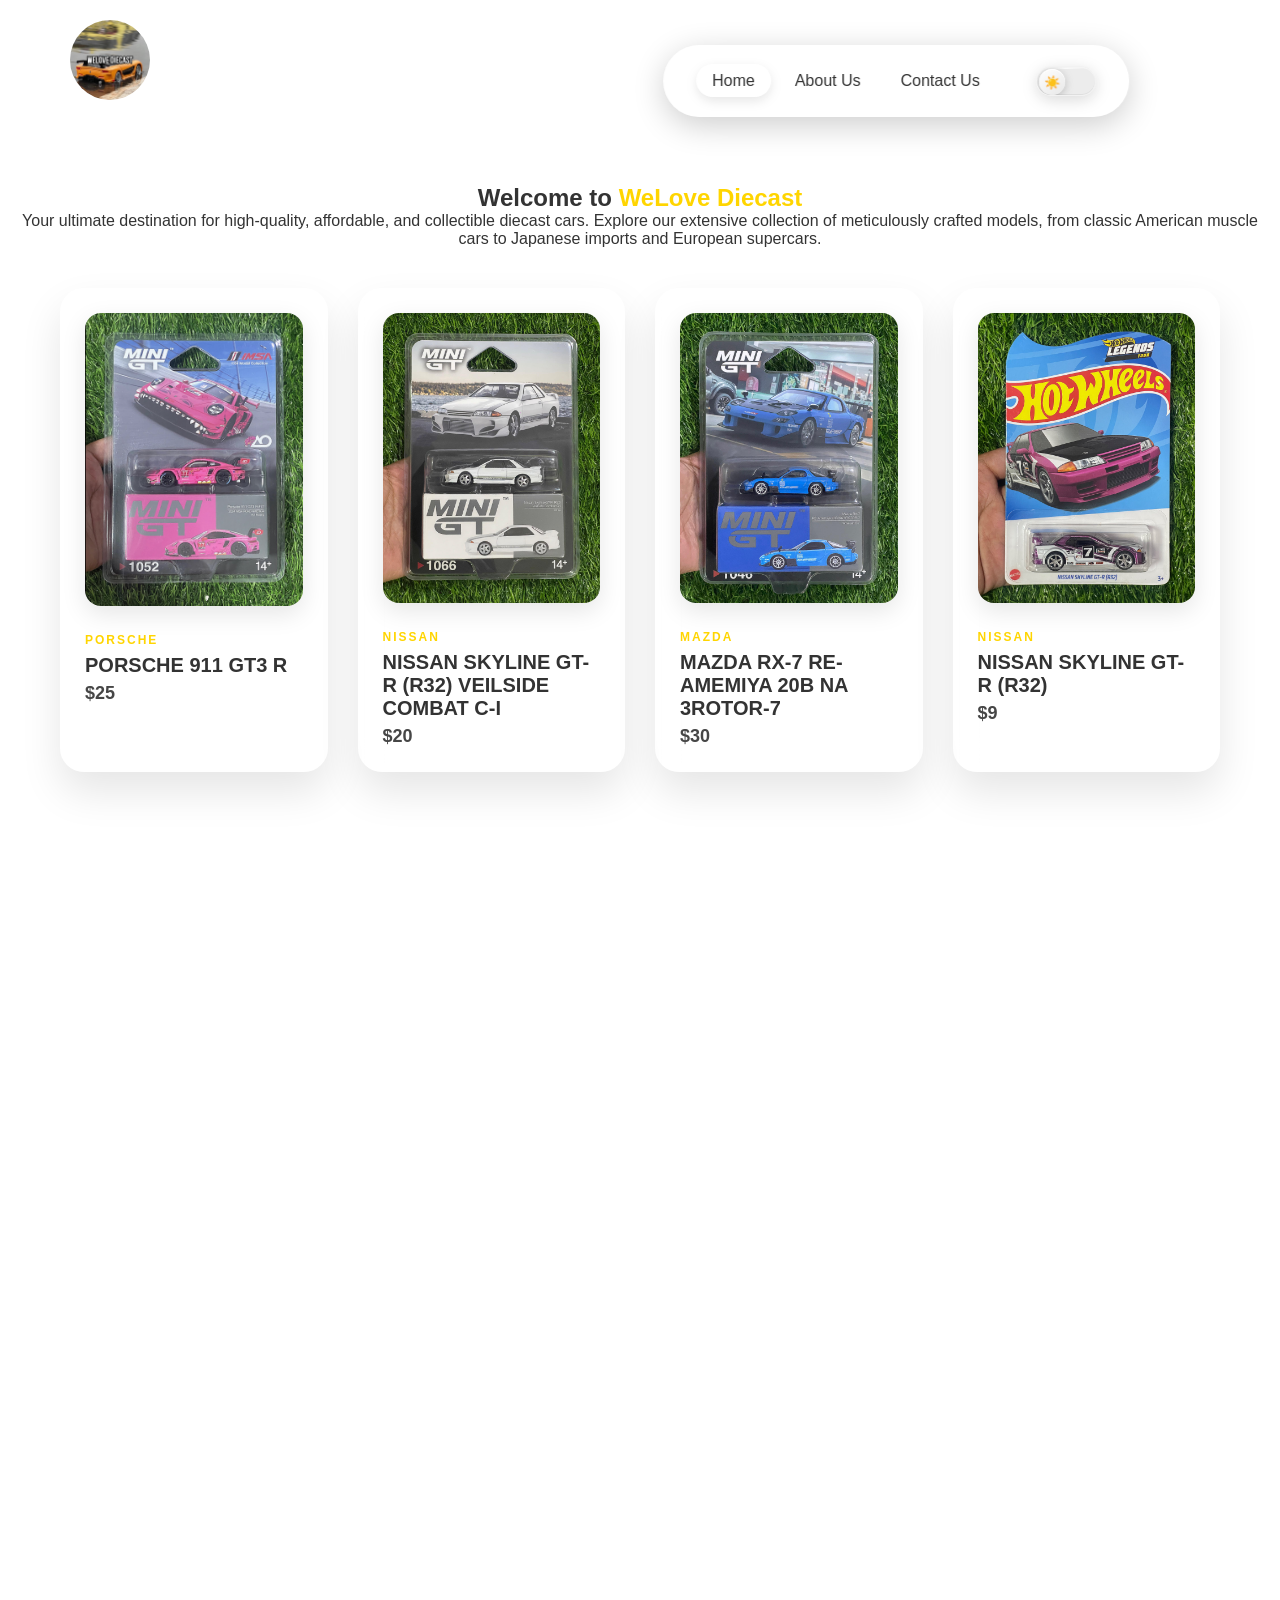
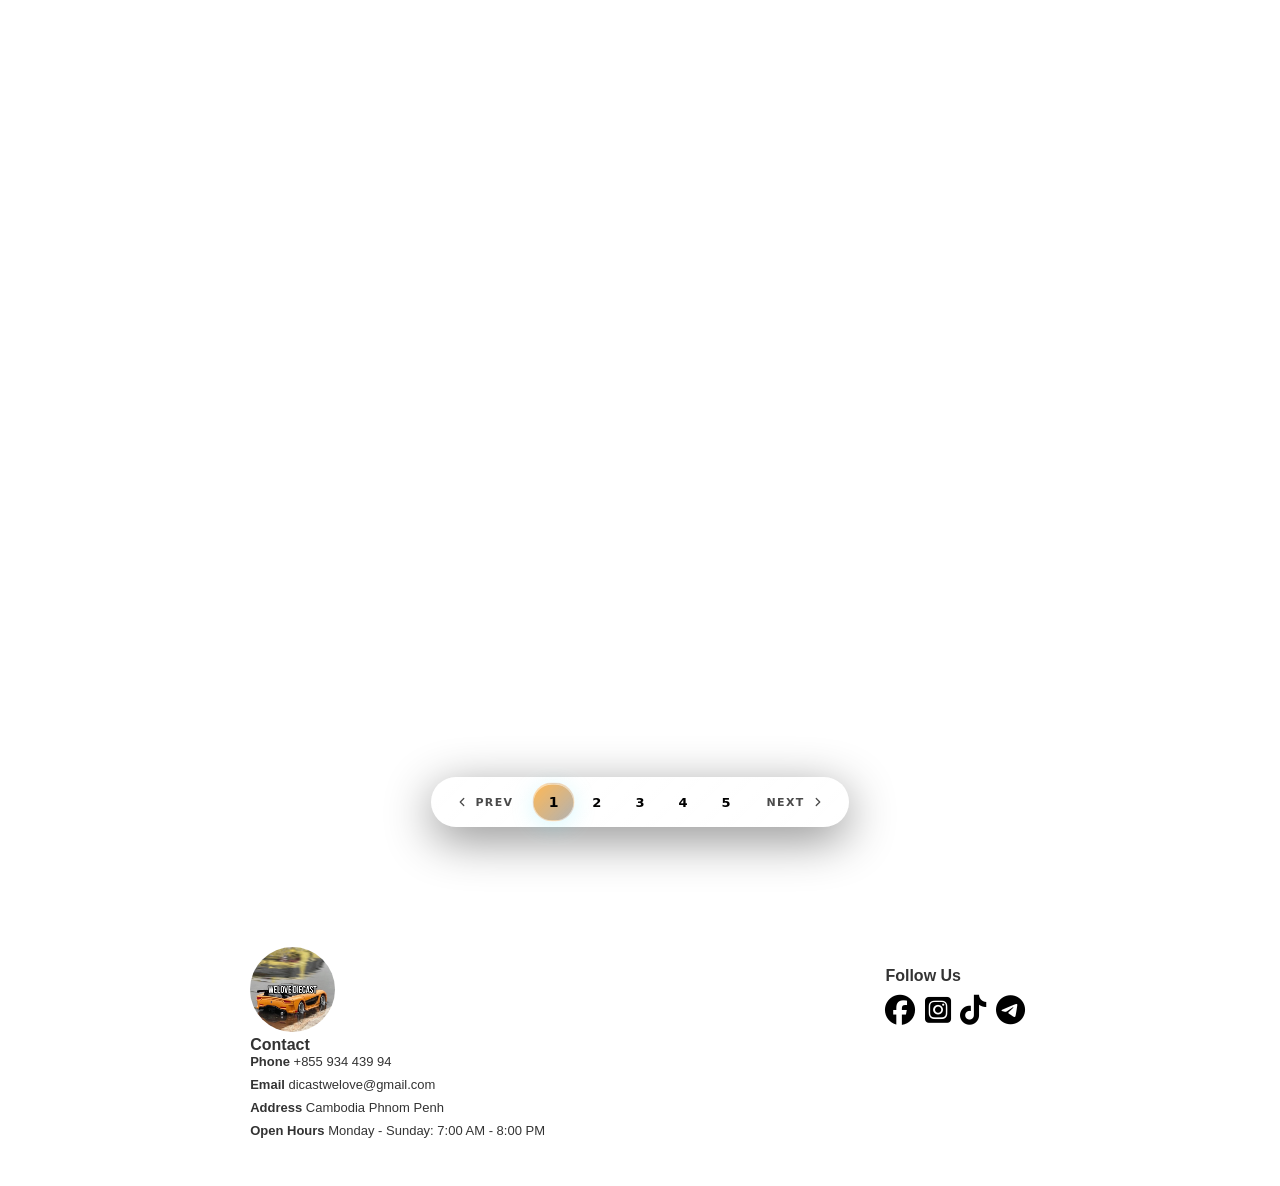
<file: index.html>
<!DOCTYPE html>
<html lang="en">

<head>
    <meta charset="UTF-8">
    <meta name="viewport" content="width=device-width, initial-scale=1.0">
    <title>Welove Diecast</title>
    <link rel="stylesheet" href="styles.css">
    <link href="https://unpkg.com/aos@2.3.1/dist/aos.css" rel="stylesheet">
    <link rel="stylesheet" href="https://cdnjs.cloudflare.com/ajax/libs/font-awesome/6.7.2/css/all.min.css" />
</head>

<body>
    <!-- Dark mode: restore saved state before first paint -->
    <script src="darkmode.js"></script>

    <section id="header">
        <a href="index.html"><img src="image/Logo.jpg" class="logo" alt="Welove Diecast Logo"></a>

        <nav class="glass-navbar">
            <ul class="nav-links">
                <li><a class="active" href="index.html">Home</a></li>
                <li><a href="about.html">About Us</a></li>
                <li><a href="contact.html">Contact Us</a></li>
            </ul>

            <!-- Dark mode switch moved inside navbar -->
            <input type="checkbox" id="dark-toggle" class="dark-toggle-input">
            <label for="dark-toggle" class="glass-switch" title="Toggle dark mode">
                <span class="switch-track">
                    <span class="switch-thumb">
                        <span class="icon-sun">☀️</span>
                        <span class="icon-moon">🌙</span>
                    </span>
                </span>
            </label>
        </nav>

        <div style="display:flex;align-items:center;gap:12px;">
            <button class="nav-toggle" aria-label="Open menu" aria-expanded="false">
                <span></span>
                <span></span>
                <span></span>
            </button>
        </div>
    </section>
    <div class="nav-overlay"></div>

    <section id="home">
        <h1>Welcome to <span style="color: #ffd500;">WeLove Diecast</span></h1>
        <p>Your ultimate destination for high-quality, affordable, and collectible diecast cars. 
            Explore our extensive collection of meticulously crafted models, from classic American muscle cars to Japanese imports and European supercars.</p>
        
        <div class="product-container">
            
            <div class="product" data-aos="fade-up">
                <img src="image/PORSCHE.png" alt="Product Image">
                <div class="product-info">
                    <span class="brand-name">Porsche</span>
                    <h2 class="car-name">PORSCHE 911 GT3 R</h2>
                    <h3 class="prices">$25</h3>
                </div>
            </div>

            <div class="product" data-aos="fade-up">
                <img src="image/GTR-R34.jpg" alt="Product Image">
                <div class="product-info">
                    <span class="brand-name">Nissan</span>
                    <h2 class="car-name">NISSAN SKYLINE GT-R (R32) VEILSIDE COMBAT C-I</h2>
                    <h3 class="prices">$20</h3>
                </div>
            </div>

            <div class="product" data-aos="fade-up">
                <img src="image/Mazda.jpg" alt="Product Image">
                <div class="product-info">
                    <span class="brand-name">Mazda</span>
                    <h2 class="car-name">MAZDA RX-7 RE-AMEMIYA 20B NA 3ROTOR-7</h2>
                    <h3 class="prices">$30</h3>
                </div>
            </div>

            <div class="product" data-aos="fade-up">
                <img src="image/NissanR34.jpg" alt="Product Image">
                <div class="product-info">
                    <span class="brand-name">Nissan</span>
                    <h2 class="car-name">NISSAN SKYLINE GT-R (R32)</h2>
                    <h3 class="prices">$9</h3>
                </div>
            </div>

            <div class="product" data-aos="fade-up">
                <img src="image/HondaCivic.jpg" alt="Product Image">
                <div class="product-info">
                    <span class="brand-name">Honda</span>
                    <h2 class="car-name">HONDA CIVIC TYPE R</h2>
                    <h3 class="prices">$7</h3>
                </div>
            </div>

            <div class="product" data-aos="fade-up">
                <img src="image/range.jpg" alt="Product Image">
                <div class="product-info">
                    <span class="brand-name">Range Rover</span>
                    <h2 class="car-name">2024 RANGE ROVER PHEV</h2>
                    <h3 class="prices">$5.50</h3>
                </div>
            </div>

            <div class="product" data-aos="fade-up">
                <img src="image/Mazda787b.jpg" alt="Product Image">
                <div class="product-info">
                    <span class="brand-name">Mazda</span>
                    <h2 class="car-name">MAZDA 787B</h2>
                    <h3 class="prices">$6.50</h3>
                </div>
            </div>

            <div class="product" data-aos="fade-up">
                <img src="image/FordMustang.jpg" alt="Product Image">
                <div class="product-info">
                    <span class="brand-name">Ford</span>
                    <h2 class="car-name">FORD MUSTANG DARK HORSE</h2>
                    <h3 class="prices">$10</h3>
                </div>
            </div>

            <div class="product" data-aos="fade-up">
                <img src="image/Bugatti.jpg" alt="Product Image">
                <div class="product-info">
                    <span class="brand-name">Bugatti</span>
                    <h2 class="car-name">BUGATTI BOLIDE</h2>
                    <h3 class="prices">$9.50</h3>
                </div>
            </div>

            <div class="product" data-aos="fade-up">
                <img src="image/Lamborghini.jpg" alt="Product Image">
                <div class="product-info">
                    <span class="brand-name">Lamborghini</span>
                    <h2 class="car-name">‘16 LAMBORGHINI CENTENARIO ROADSTER / CABRIOLET DÉCAPOTABLE</h2>
                    <h3 class="prices">$10</h3>
                </div>
            </div>

            <div class="product" data-aos="fade-up">
                <img src="image/MclarenF1.jpg" alt="Product Image">
                <div class="product-info">
                    <span class="brand-name">McLaren</span>
                    <h2 class="car-name">MCLAREN FORMULA 1®️ TEAM / ÉQUIPE</h2>
                    <h3 class="prices">$12</h3>
                </div>
            </div>

            <div class="product" data-aos="fade-up">
                <img src="image/Ferrari.jpg" alt="Product Image">
                <div class="product-info">
                    <span class="brand-name">Ferrari</span>
                    <h2 class="car-name">FERRARI SF90 STRADALE</h2>
                    <h3 class="prices">$21</h3>
                </div>
            </div>

            <div class="product" data-aos="fade-up">
                <img src="image/back.jpg" alt="Product Image">
                <div class="product-info">
                    <span class="brand-name">HOTWHEELS</span>
                    <h2 class="car-name">BACK TO THE FUTURE TIME MACHINE</h2>
                    <h3 class="prices">$19</h3>
                </div>
            </div>

            <div class="product" data-aos="fade-up">
                <img src="image/LamborghiniLB.jpg" alt="Product Image">
                <div class="product-info">
                    <span class="brand-name">Lamborghini</span>
                    <h2 class="car-name">LB-WORKS LAMBORGHINI HURACÁN COUPÉ</h2>
                    <h3 class="prices">$15</h3>
                </div>
            </div>

            <div class="product" data-aos="fade-up">
                <img src="image/Koenigsegg.jpg" alt="Product Image">
                <div class="product-info">
                    <span class="brand-name">Koenigsegg</span>
                    <h2 class="car-name">2020 KOENIGSEGG JESKO</h2>
                    <h3 class="prices">$10.50</h3>
                </div>
            </div>

            <div class="product" data-aos="fade-up">
                <img src="image/LamborghiniFKP.jpg" alt="Product Image">
                <div class="product-info">
                    <span class="brand-name">Lamborghini</span>
                    <h2 class="car-name">LAMBORGHINI SIÁN FKP 37</h2>
                    <h3 class="prices">$12</h3>
                </div>
            </div>

        </div> 

        <div class="pagination-wrapper">
        <nav class="pagination-pill" aria-label="Pagination">

        <a class="pg-btn pg-nav" href="index.html">
            <svg viewBox="0 0 24 24">
                <polyline points="15 18 9 12 15 6" />
            </svg>
            Prev
        </a>

        <a href="index.html" aria-current="page" class="pg-btn active">1</a>
        <a href="page2.html" class="pg-btn">2</a>
        <a href="page3.html" class="pg-btn">3</a>
        <a href="page4.html" class="pg-btn">4</a>
        <a href="page5.html" class="pg-btn">5</a>

        <a class="pg-btn pg-nav" href="page2.html">
            Next
            <svg viewBox="0 0 24 24">
                <polyline points="9 18 15 12 9 6" />
            </svg>
        </a>

    </nav>
    </div>

    </section>
    

        <footer class="section-p1">
            <div>
                <img src="image/Logo.jpg" class="logo-1" alt="">
                <h4>Contact</h4>
                <p><strong>Phone</strong> +855 934 439 94 </p>
                <p><strong>Email</strong> dicastwelove@gmail.com</p>
                <p><strong>Address</strong> Cambodia Phnom Penh</p>
                <p><strong>Open Hours</strong> Monday - Sunday: 7:00 AM - 8:00 PM</p>
            </div>
            <div class="follow">
                <h4>Follow Us</h4>
                <a class="icon">
                    <a href="https://www.facebook.com/profile.php?id=100094763005230"><i class="fa-brands fa-facebook"></i></a>
                    <a href="https://www.instagram.com/diecastwelove/?utm_source=qr#"><i class="fa-brands fa-square-instagram"></i></a>
                    <a href="https://www.tiktok.com/@diecastwelove?is_from_webapp=1&sender_device=pc"><i class="fa-brands fa-tiktok"></i></a>
                    <a href="https://t.me/diecastwelove"><i class="fa-brands fa-telegram"></i></a>
                </div>
            </div>
            
        </footer>


    <script src="script.js"></script>
    <script src="https://unpkg.com/aos@2.3.1/dist/aos.js"></script>
    <script>
        AOS.init({
            duration: 1200,
            once: false,
        });
    </script>
    <script>
        (function () {
            const header = document.getElementById('header');
            let lastY = window.scrollY;
            window.addEventListener('scroll', () => {
                const currentY = window.scrollY;
                if (currentY > lastY && currentY > 80) {
                    header.classList.add('header-hidden');
                } else {
                    header.classList.remove('header-hidden');
                }
                lastY = currentY;
            }, { passive: true });
        })();
    </script>
</body>

</html>
</file>
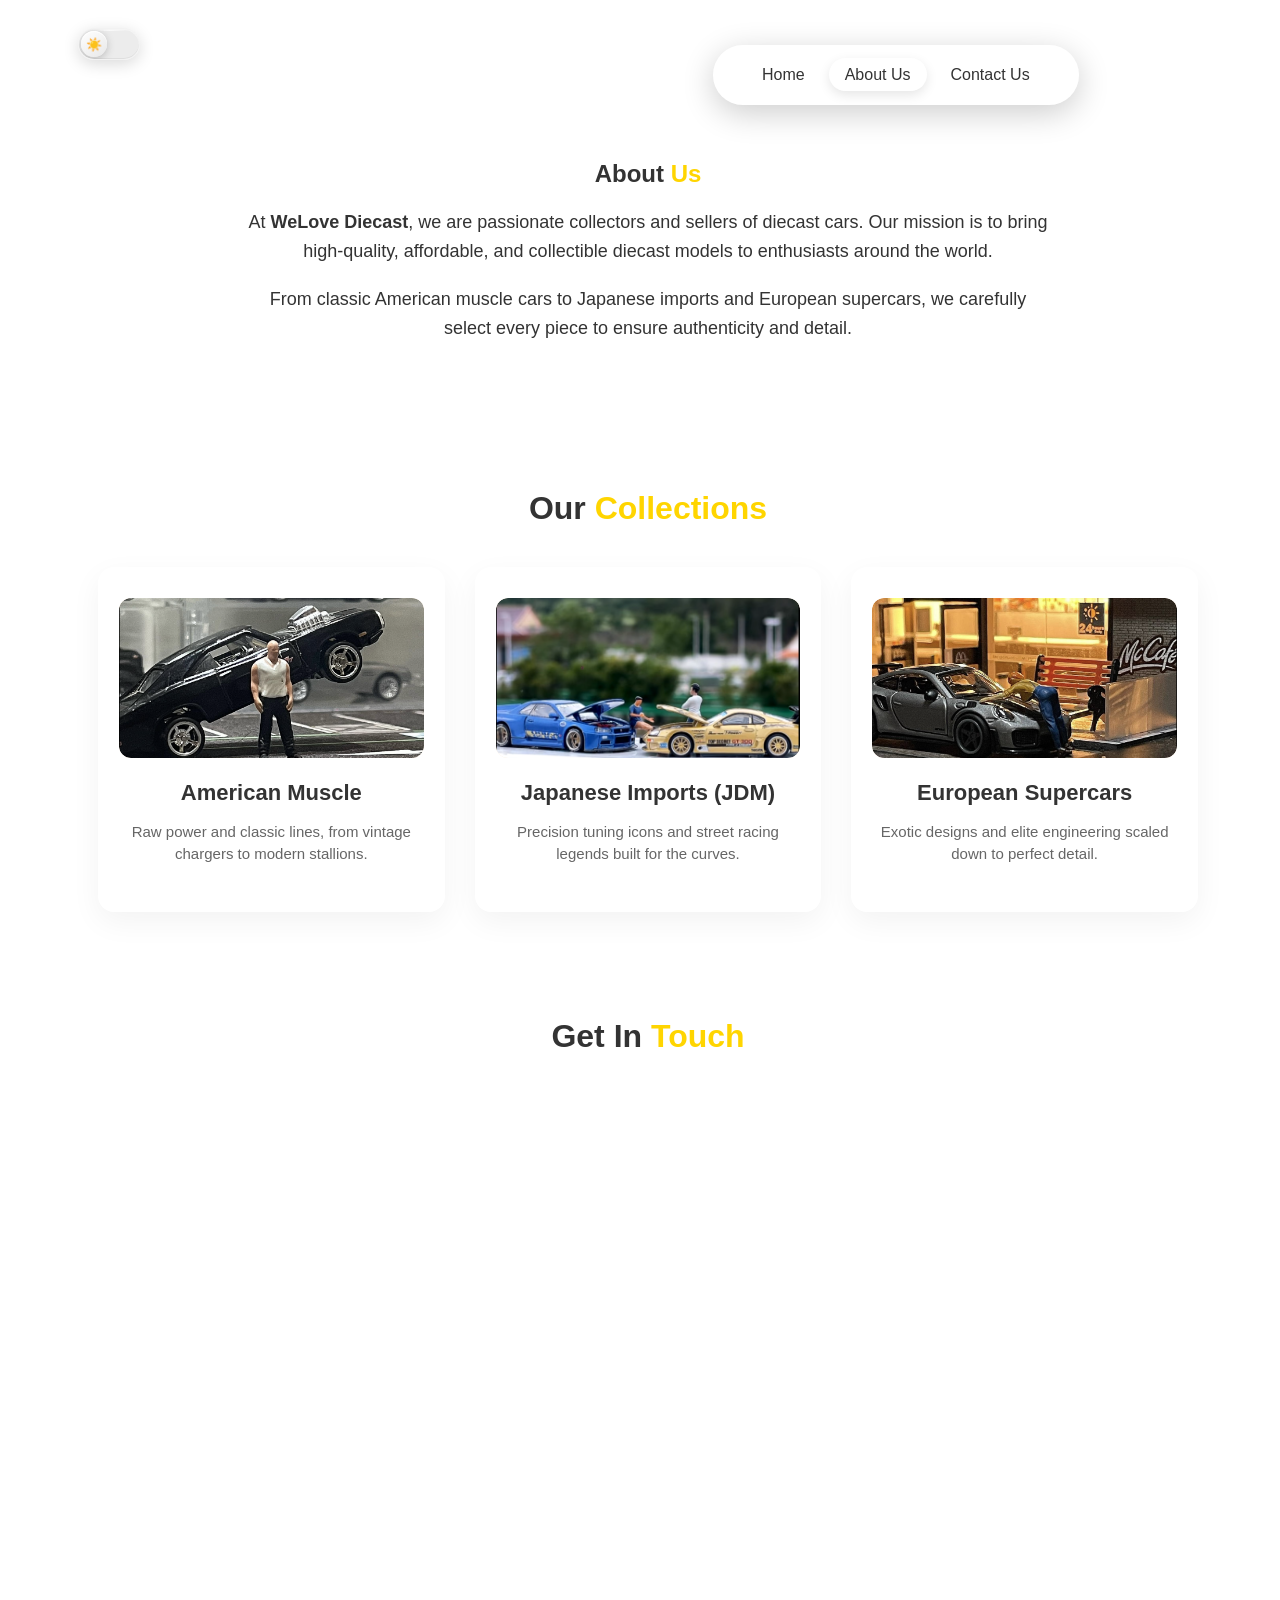
<file: about.html>
<!DOCTYPE html>
    <html lang="en">

    <head>
        <meta charset="UTF-8">
        <meta name="viewport" content="width=device-width, initial-scale=1.0">
        <title>Welove Diecast - About Us</title>
        <link rel="stylesheet" href="about_us.css">
        <link rel="stylesheet" href="https://cdnjs.cloudflare.com/ajax/libs/font-awesome/6.7.2/css/all.min.css" />
        <link href="https://unpkg.com/aos@2.3.1/dist/aos.css" rel="stylesheet">
    </head>

    <body>
        <header id="header">
            <nav class="glass-navbar">
                <ul class="nav-links">
                    <li><a href="index.html">Home</a></li>
                    <li><a class="active" href="about.html">About Us</a></li>
                    <li><a href="contact.html">Contact Us</a></li>
                </ul>
            </nav>

            <div style="display:flex;align-items:center;gap:12px;">
                <input type="checkbox" id="dark-toggle" class="dark-toggle-input">
                <label for="dark-toggle" class="glass-switch" title="Toggle dark mode">
                    <span class="switch-track">
                        <span class="switch-thumb">
                            <span class="icon-sun">☀️</span>
                            <span class="icon-moon">🌙</span>
                        </span>
                    </span>
                </label>
                <button class="nav-toggle" aria-label="Open menu" aria-expanded="false">
                    <span></span>
                    <span></span>
                    <span></span>
                </button>
            </div>
        </header>
        <div class="nav-overlay"></div>

        <section id="about" class="section-p1">
            <h1>About <span style="color: #ffd500;">Us</span></h1>
            <p class="about-lead">
                At <strong>WeLove Diecast</strong>, we are passionate collectors and
                sellers of diecast cars. Our mission is to bring high-quality,
                affordable, and collectible diecast models to enthusiasts around the
                world.
            </p>
            <p class="about-lead">
                From classic American muscle cars to Japanese imports and European
                supercars, we carefully select every piece to ensure authenticity and
                detail.
            </p>
        </section>

        <section id="categories">
            <h2>Our <span style="color: #ffd500;">Collections</span></h2>
            <div class="category-grid">
                <div class="category-card" data-aos="zoom-in-up">
                    <div class="card-image-placeholder">
                        <img src="image/AM.png" alt="American Muscle Cars" style="width:100%;height:100%;object-fit:cover;border-radius:inherit;">
                    </div>
                    <h3>American Muscle</h3>
                    <p>Raw power and classic lines, from vintage chargers to modern stallions.</p>
                </div>
                <div class="category-card" data-aos="zoom-in">
                    <div class="card-image-placeholder">
                        <img src="image/JDM.png" alt="American Muscle Cars" style="width:100%;height:100%;object-fit:cover;border-radius:inherit;">
                    </div>
                    <h3>Japanese Imports (JDM)</h3>
                    <p>Precision tuning icons and street racing legends built for the curves.</p>
                </div>
                <div class="category-card" data-aos="zoom-in-up">
                    <div class="card-image-placeholder">
                        <img src="image/EUR.png" alt="American Muscle Cars" style="width:100%;height:100%;object-fit:cover;border-radius:inherit;">
                    </div>
                    <h3>European Supercars</h3>
                    <p>Exotic designs and elite engineering scaled down to perfect detail.</p>
                </div>
            </div>
        </section>

        <section id="contact-shortcut">
            <h2>Get In <span style="color: #ffd500;">Touch</span></h2>
            <article>
                <div class="glass-card" data-aos="flip-left">
                    <div class="card-content">
                        <div class="user-details">
                            <img class="Logo_contact" src="image/Logo.jpg" alt="Welove Diecast Logo">
                            <p class="user-name">Welove Diecast Contact</p>
                            <p>If you have any questions or inquiries, feel free to reach out to us:</p>
                            <div class="follow">
                                <a href="https://www.facebook.com/profile.php?id=100094763005230"><i
                                        class="fa-brands fa-facebook"></i></a>
                                <a href="https://www.instagram.com/diecastwelove/?utm_source=qr#"><i
                                        class="fa-brands fa-square-instagram"></i></a>
                                <a href="https://www.tiktok.com/@diecastwelove?is_from_webapp=1&sender_device=pc"><i
                                        class="fa-brands fa-tiktok"></i></a>
                                <a href="https://t.me/diecastwelove"><i class="fa-brands fa-telegram"></i></a>
                            </div>
                        </div>
                        <div class="card-body">
                            <ul>
                                <li><i class="fa-solid fa-map"></i>
                                    <p>Cambodia, Phnom Penh</p>
                                </li>
                                <li><i class="fa-solid fa-phone"></i>
                                    <p>+855 934 439 94</p>
                                </li>
                                <li><i class="fa-solid fa-envelope"></i>
                                    <p>dicastwelove@gmail.com</p>
                                </li>
                                <li><i class="fa-brands fa-telegram"></i>
                                    <p>t.me/diecastwelove</p>
                                </li>
                                <li><i class="fa-solid fa-clock"></i>
                                    <p>Mon - Sun: 7:00 AM - 8:00 PM</p>
                                </li>
                            </ul>
                        </div>
                    </div>
                </div>
            </article>
        </section>

        <script src="script.js"></script>
        <script src="https://unpkg.com/aos@2.3.1/dist/aos.js"></script>
        <script>
            AOS.init({
                duration: 1200,
                once: false,
            });
        </script>
        <script src="darkmode.js"></script>
    </body>

    </html>
</file>
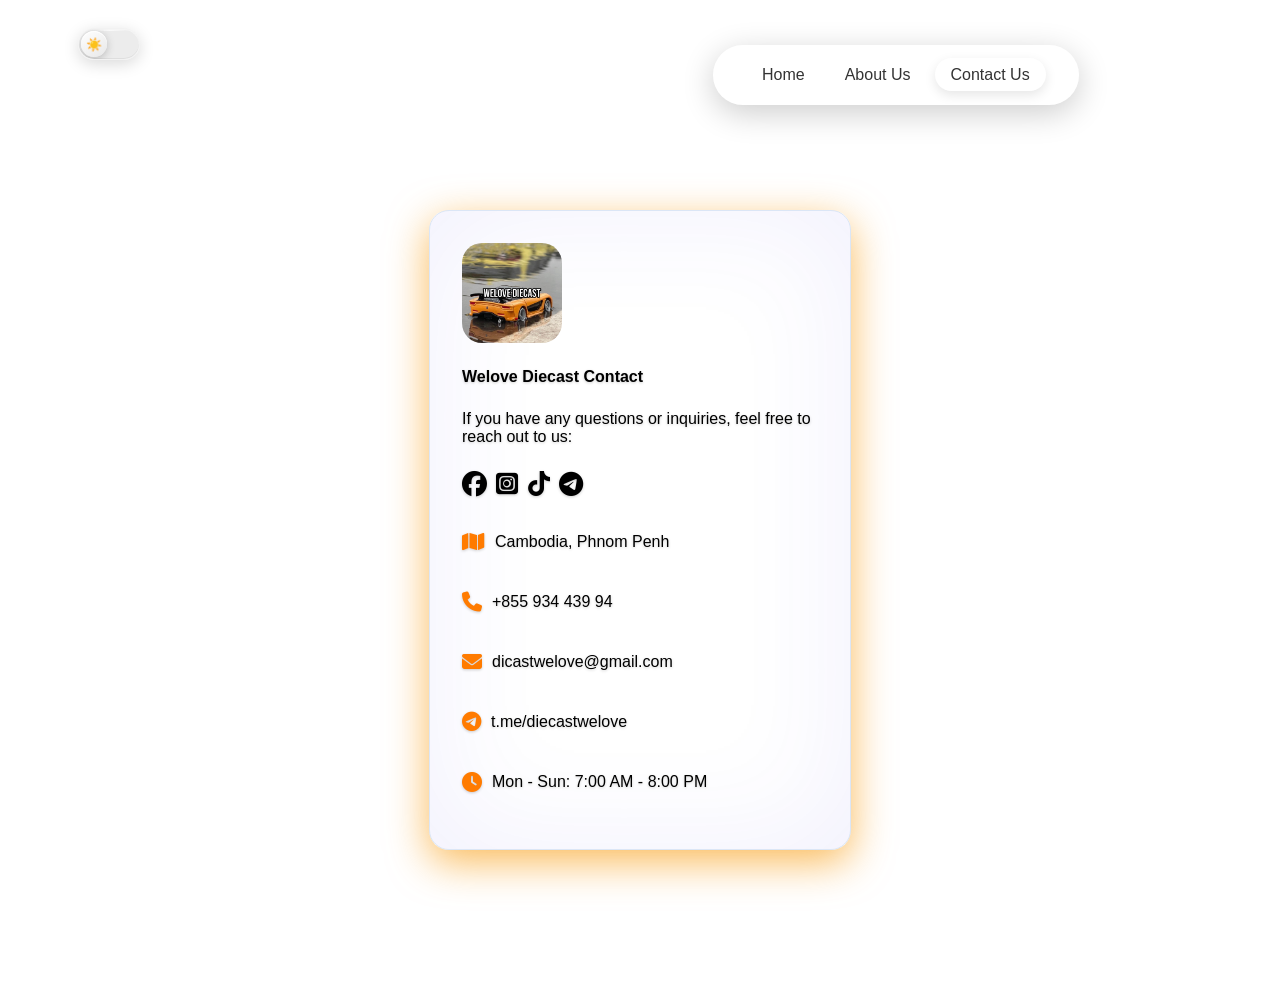
<file: contact.html>
<!DOCTYPE html>
<html lang="en">

<head>
    <meta charset="UTF-8">
    <meta name="viewport" content="width=device-width, initial-scale=1.0">
    <title>Welove Diecast</title>
    <link rel="stylesheet" href="contact.css">
    <link rel="stylesheet" href="https://cdnjs.cloudflare.com/ajax/libs/font-awesome/6.7.2/css/all.min.css" />
    <link href="https://unpkg.com/aos@2.3.1/dist/aos.css" rel="stylesheet">
</head>

<body>
    <section id="header">
        <nav class="glass-navbar">
            <ul class="nav-links">
                <li><a href="index.html">Home</a></li>
                <li><a href="about.html">About Us</a></li>
                <li><a class="active" href="contact.html">Contact Us</a></li>
            </ul>
        </nav>

        <div style="display:flex;align-items:center;gap:12px;">
            <input type="checkbox" id="dark-toggle" class="dark-toggle-input">
            <label for="dark-toggle" class="glass-switch" title="Toggle dark mode">
                <span class="switch-track">
                    <span class="switch-thumb">
                        <span class="icon-sun">☀️</span>
                        <span class="icon-moon">🌙</span>
                    </span>
                </span>
            </label>
            <button class="nav-toggle" aria-label="Open menu" aria-expanded="false">
                <span></span>
                <span></span>
                <span></span>
            </button>
        </div>
    </section>
    <div class="nav-overlay"></div>

    <article>
        <div class="glass-card" data-aos="flip-left">
            <div class="card-content">
                <div class="user-details">
                    <img class="Logo_contact" src="image/Logo.jpg" alt="Welove Diecast Logo">
                    <p class="user-name">Welove Diecast Contact</p>
                    <p>If you have any questions or inquiries, feel free to reach out to us:</p>
                    <div class="follow">
                        <a href="https://www.facebook.com/profile.php?id=100094763005230"><i class="fa-brands fa-facebook"></i></a>
                        <a href="https://www.instagram.com/diecastwelove/?utm_source=qr#"><i class="fa-brands fa-square-instagram"></i></a>
                        <a href="https://www.tiktok.com/@diecastwelove?is_from_webapp=1&sender_device=pc"><i class="fa-brands fa-tiktok"></i></a>
                        <a href="https://t.me/diecastwelove"><i class="fa-brands fa-telegram"></i></a>
                    </div>
                </div>
                <div class="card-body">
                    <ul>
                        <li><i class="fa-solid fa-map"></i><p>Cambodia, Phnom Penh</p></li>
                        <li><i class="fa-solid fa-phone"></i><p>+855 934 439 94</p></li>
                        <li><i class="fa-solid fa-envelope"></i><p>dicastwelove@gmail.com</p></li>
                        <li><i class="fa-brands fa-telegram"></i><p>t.me/diecastwelove</p></li>
                        <li><i class="fa-solid fa-clock"></i><p>Mon - Sun: 7:00 AM - 8:00 PM</p></li>
                    </ul>
                </div>
            </div>
        </div>
    </article>

    <script src="script.js"></script>
    <script src="https://unpkg.com/aos@2.3.1/dist/aos.js"></script>
    <script>
        AOS.init({
            duration: 1200,
            once: false,
        });
    </script>
    <script src="darkmode.js"></script>
</body>

</html>
</file>
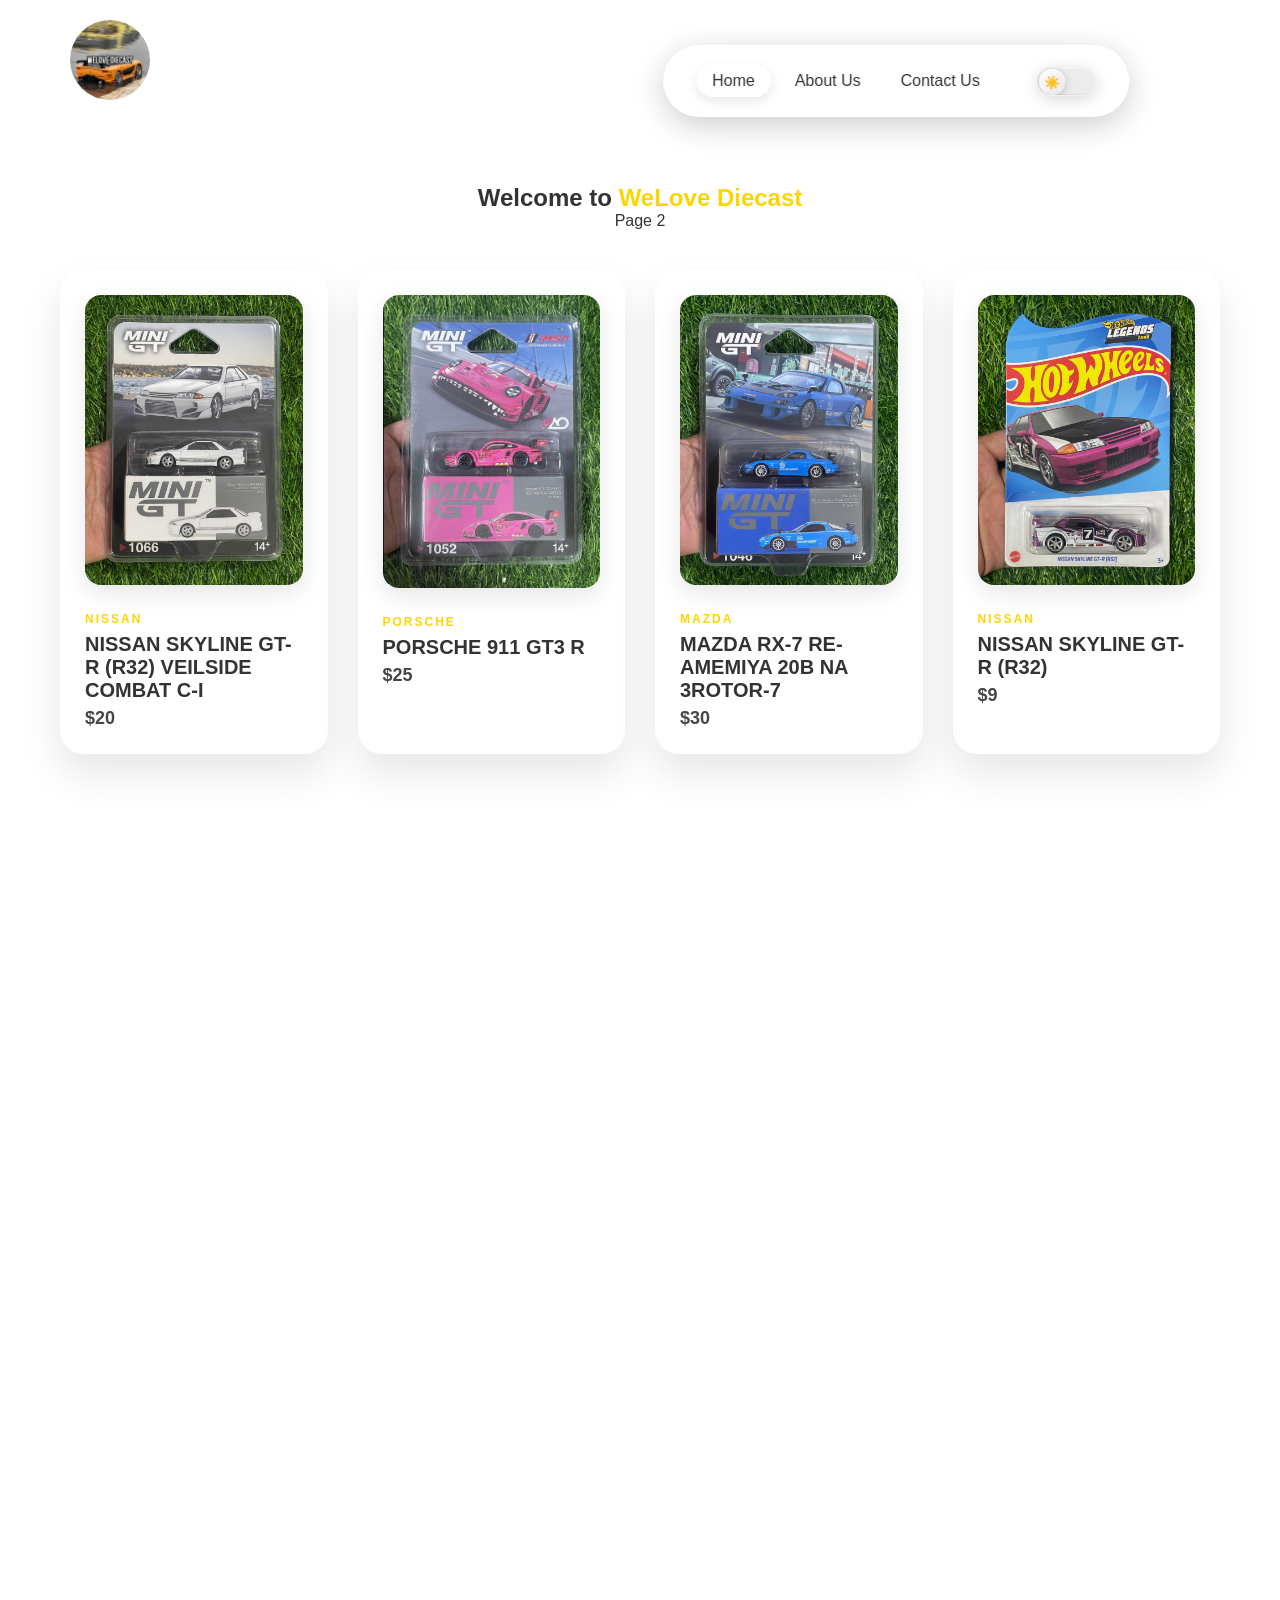
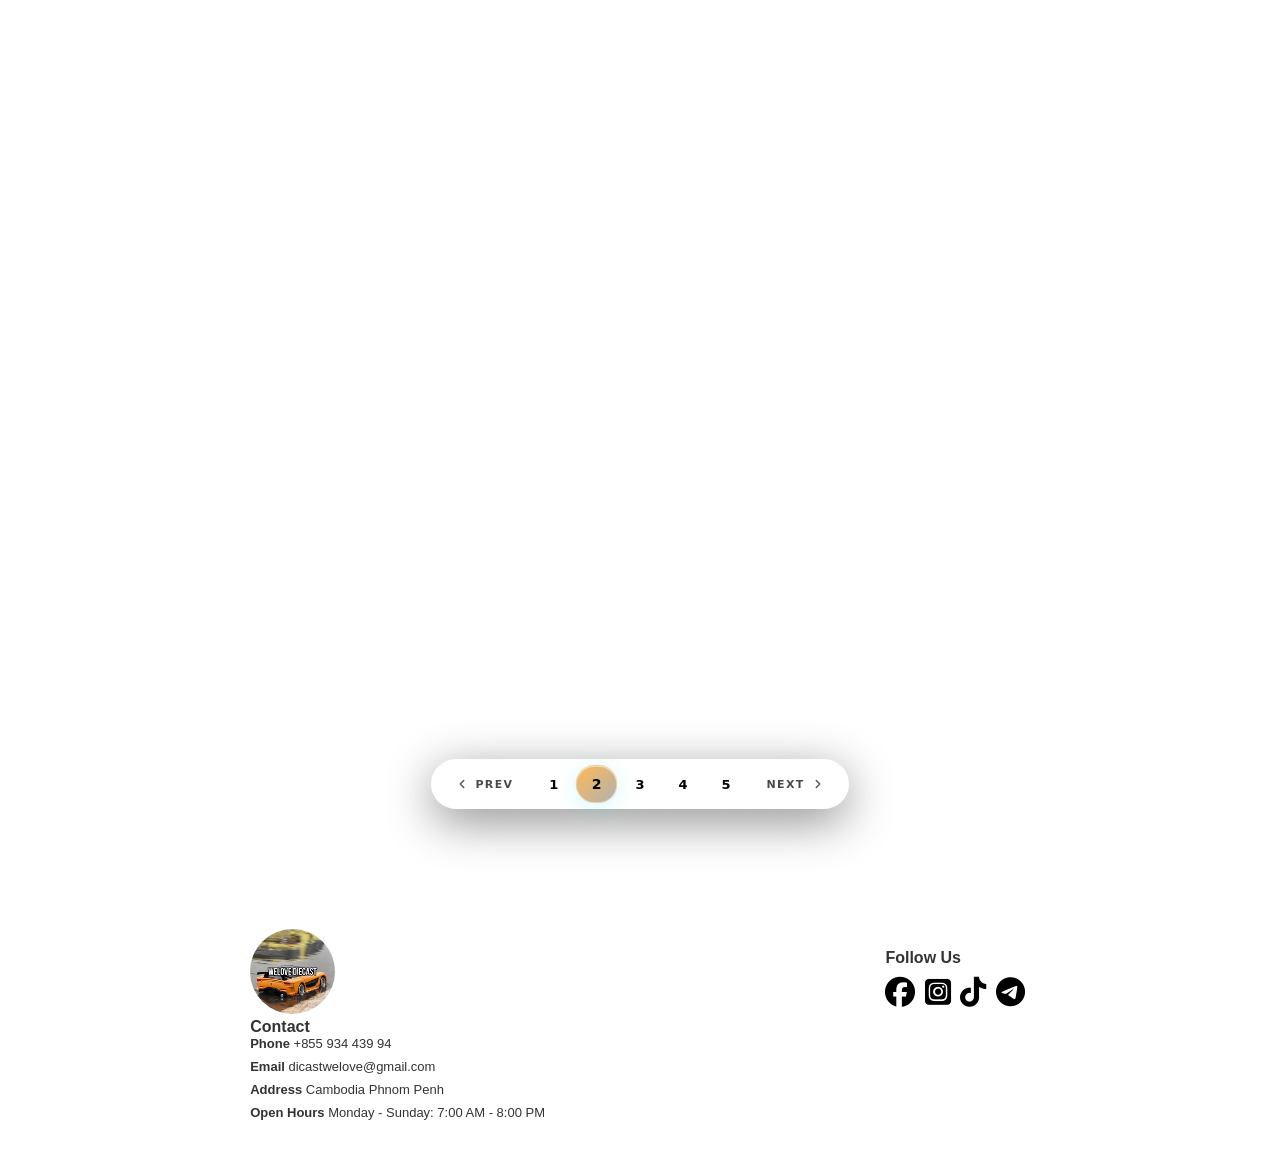
<file: page2.html>
<!DOCTYPE html>
<html lang="en">

<head>
    <meta charset="UTF-8">
    <meta name="viewport" content="width=device-width, initial-scale=1.0">
    <title>Welove Diecast</title>
    <link rel="stylesheet" href="styles.css">
    <link href="https://unpkg.com/aos@2.3.1/dist/aos.css" rel="stylesheet">
    <link rel="stylesheet" href="https://cdnjs.cloudflare.com/ajax/libs/font-awesome/6.7.2/css/all.min.css" />
</head>

<body>
    <!-- Dark mode: restore saved state before first paint -->
    <script src="darkmode.js"></script>

    <section id="header">
        <a href="index.html"><img src="image/Logo.jpg" class="logo" alt="Welove Diecast Logo"></a>

        <nav class="glass-navbar">
            <ul class="nav-links">
                <li><a class="active" href="index.html">Home</a></li>
                <li><a href="about.html">About Us</a></li>
                <li><a href="contact.html">Contact Us</a></li>
            </ul>

            <!-- Dark mode switch moved inside navbar -->
            <input type="checkbox" id="dark-toggle" class="dark-toggle-input">
            <label for="dark-toggle" class="glass-switch" title="Toggle dark mode">
                <span class="switch-track">
                    <span class="switch-thumb">
                        <span class="icon-sun">☀️</span>
                        <span class="icon-moon">🌙</span>
                    </span>
                </span>
            </label>
        </nav>

        <div style="display:flex;align-items:center;gap:12px;">
            <button class="nav-toggle" aria-label="Open menu" aria-expanded="false">
                <span></span>
                <span></span>
                <span></span>
            </button>
        </div>
    </section>
    <div class="nav-overlay"></div>

    <section id="home">
        <h1>Welcome to <span style="color: #ffd500;">WeLove Diecast</span></h1>
        <p>Page 2</p>
        
        <div class="product-container">

            <div class="product" data-aos="fade-up">
                <img src="image/GTR-R34.jpg" alt="Product Image">
                <div class="product-info">
                    <span class="brand-name">Nissan</span>
                    <h2 class="car-name">NISSAN SKYLINE GT-R (R32) VEILSIDE COMBAT C-I</h2>
                    <h3 class="prices">$20</h3>
                </div>
            </div>
            
            <div class="product" data-aos="fade-up">
                <img src="image/PORSCHE.png" alt="Product Image">
                <div class="product-info">
                    <span class="brand-name">Porsche</span>
                    <h2 class="car-name">PORSCHE 911 GT3 R</h2>
                    <h3 class="prices">$25</h3>
                </div>
            </div>

            <div class="product" data-aos="fade-up">
                <img src="image/Mazda.jpg" alt="Product Image">
                <div class="product-info">
                    <span class="brand-name">Mazda</span>
                    <h2 class="car-name">MAZDA RX-7 RE-AMEMIYA 20B NA 3ROTOR-7</h2>
                    <h3 class="prices">$30</h3>
                </div>
            </div>

            <div class="product" data-aos="fade-up">
                <img src="image/NissanR34.jpg" alt="Product Image">
                <div class="product-info">
                    <span class="brand-name">Nissan</span>
                    <h2 class="car-name">NISSAN SKYLINE GT-R (R32)</h2>
                    <h3 class="prices">$9</h3>
                </div>
            </div>

            <div class="product" data-aos="fade-up">
                <img src="image/HondaCivic.jpg" alt="Product Image">
                <div class="product-info">
                    <span class="brand-name">Honda</span>
                    <h2 class="car-name">HONDA CIVIC TYPE R</h2>
                    <h3 class="prices">$7</h3>
                </div>
            </div>

            <div class="product" data-aos="fade-up">
                <img src="image/range.jpg" alt="Product Image">
                <div class="product-info">
                    <span class="brand-name">Range Rover</span>
                    <h2 class="car-name">2024 RANGE ROVER PHEV</h2>
                    <h3 class="prices">$5.50</h3>
                </div>
            </div>

            <div class="product" data-aos="fade-up">
                <img src="image/Mazda787b.jpg" alt="Product Image">
                <div class="product-info">
                    <span class="brand-name">Mazda</span>
                    <h2 class="car-name">MAZDA 787B</h2>
                    <h3 class="prices">$6.50</h3>
                </div>
            </div>

            <div class="product" data-aos="fade-up">
                <img src="image/FordMustang.jpg" alt="Product Image">
                <div class="product-info">
                    <span class="brand-name">Ford</span>
                    <h2 class="car-name">FORD MUSTANG DARK HORSE</h2>
                    <h3 class="prices">$10</h3>
                </div>
            </div>

            <div class="product" data-aos="fade-up">
                <img src="image/Bugatti.jpg" alt="Product Image">
                <div class="product-info">
                    <span class="brand-name">Bugatti</span>
                    <h2 class="car-name">BUGATTI BOLIDE</h2>
                    <h3 class="prices">$9.50</h3>
                </div>
            </div>

            <div class="product" data-aos="fade-up">
                <img src="image/Lamborghini.jpg" alt="Product Image">
                <div class="product-info">
                    <span class="brand-name">Lamborghini</span>
                    <h2 class="car-name">‘16 LAMBORGHINI CENTENARIO ROADSTER / CABRIOLET DÉCAPOTABLE</h2>
                    <h3 class="prices">$10</h3>
                </div>
            </div>

            <div class="product" data-aos="fade-up">
                <img src="image/MclarenF1.jpg" alt="Product Image">
                <div class="product-info">
                    <span class="brand-name">McLaren</span>
                    <h2 class="car-name">MCLAREN FORMULA 1®️ TEAM / ÉQUIPE</h2>
                    <h3 class="prices">$12</h3>
                </div>
            </div>

            <div class="product" data-aos="fade-up">
                <img src="image/Ferrari.jpg" alt="Product Image">
                <div class="product-info">
                    <span class="brand-name">Ferrari</span>
                    <h2 class="car-name">FERRARI SF90 STRADALE</h2>
                    <h3 class="prices">$21</h3>
                </div>
            </div>

            <div class="product" data-aos="fade-up">
                <img src="image/back.jpg" alt="Product Image">
                <div class="product-info">
                    <span class="brand-name">HOTWHEELS</span>
                    <h2 class="car-name">BACK TO THE FUTURE TIME MACHINE</h2>
                    <h3 class="prices">$19</h3>
                </div>
            </div>

            <div class="product" data-aos="fade-up">
                <img src="image/LamborghiniLB.jpg" alt="Product Image">
                <div class="product-info">
                    <span class="brand-name">Lamborghini</span>
                    <h2 class="car-name">LB-WORKS LAMBORGHINI HURACÁN COUPÉ</h2>
                    <h3 class="prices">$15</h3>
                </div>
            </div>

            <div class="product" data-aos="fade-up">
                <img src="image/Koenigsegg.jpg" alt="Product Image">
                <div class="product-info">
                    <span class="brand-name">Koenigsegg</span>
                    <h2 class="car-name">2020 KOENIGSEGG JESKO</h2>
                    <h3 class="prices">$10.50</h3>
                </div>
            </div>

            <div class="product" data-aos="fade-up">
                <img src="image/LamborghiniFKP.jpg" alt="Product Image">
                <div class="product-info">
                    <span class="brand-name">Lamborghini</span>
                    <h2 class="car-name">LAMBORGHINI SIÁN FKP 37</h2>
                    <h3 class="prices">$12</h3>
                </div>
            </div>

        </div> 

        <div class="pagination-wrapper">
        <nav class="pagination-pill" aria-label="Pagination">

        <a class="pg-btn pg-nav" href="index.html">
            <svg viewBox="0 0 24 24">
                <polyline points="15 18 9 12 15 6" />
            </svg>
            Prev
        </a>

        <a href="index.html" class="pg-btn">1</a>
        <a href="page2.html" aria-current="page" class="pg-btn active">2</a>
        <a href="page3.html" class="pg-btn">3</a>
        <a href="page4.html" class="pg-btn">4</a>
        <a href="page5.html" class="pg-btn">5</a>

        <a class="pg-btn pg-nav" href="page3.html">
            Next
            <svg viewBox="0 0 24 24">
                <polyline points="9 18 15 12 9 6" />
            </svg>
        </a>

    </nav>
    </div>

    </section>
    

        <footer class="section-p1">
            <div>
                <img src="image/Logo.jpg" class="logo-1" alt="">
                <h4>Contact</h4>
                <p><strong>Phone</strong> +855 934 439 94 </p>
                <p><strong>Email</strong> dicastwelove@gmail.com</p>
                <p><strong>Address</strong> Cambodia Phnom Penh</p>
                <p><strong>Open Hours</strong> Monday - Sunday: 7:00 AM - 8:00 PM</p>
            </div>
            <div class="follow">
                <h4>Follow Us</h4>
                <a class="icon">
                    <a href="https://www.facebook.com/profile.php?id=100094763005230"><i class="fa-brands fa-facebook"></i></a>
                    <a href="https://www.instagram.com/diecastwelove/?utm_source=qr#"><i class="fa-brands fa-square-instagram"></i></a>
                    <a href="https://www.tiktok.com/@diecastwelove?is_from_webapp=1&sender_device=pc"><i class="fa-brands fa-tiktok"></i></a>
                    <a href="https://t.me/diecastwelove"><i class="fa-brands fa-telegram"></i></a>
                </div>
            </div>
            
        </footer>


    <script src="script.js"></script>
    <script src="https://unpkg.com/aos@2.3.1/dist/aos.js"></script>
    <script>
        AOS.init({
            duration: 1200,
            once: false,
        });
    </script>
    <script>
        (function () {
            const header = document.getElementById('header');
            let lastY = window.scrollY;
            window.addEventListener('scroll', () => {
                const currentY = window.scrollY;
                if (currentY > lastY && currentY > 80) {
                    header.classList.add('header-hidden');
                } else {
                    header.classList.remove('header-hidden');
                }
                lastY = currentY;
            }, { passive: true });
        })();
    </script>
</body>

</html>
</file>
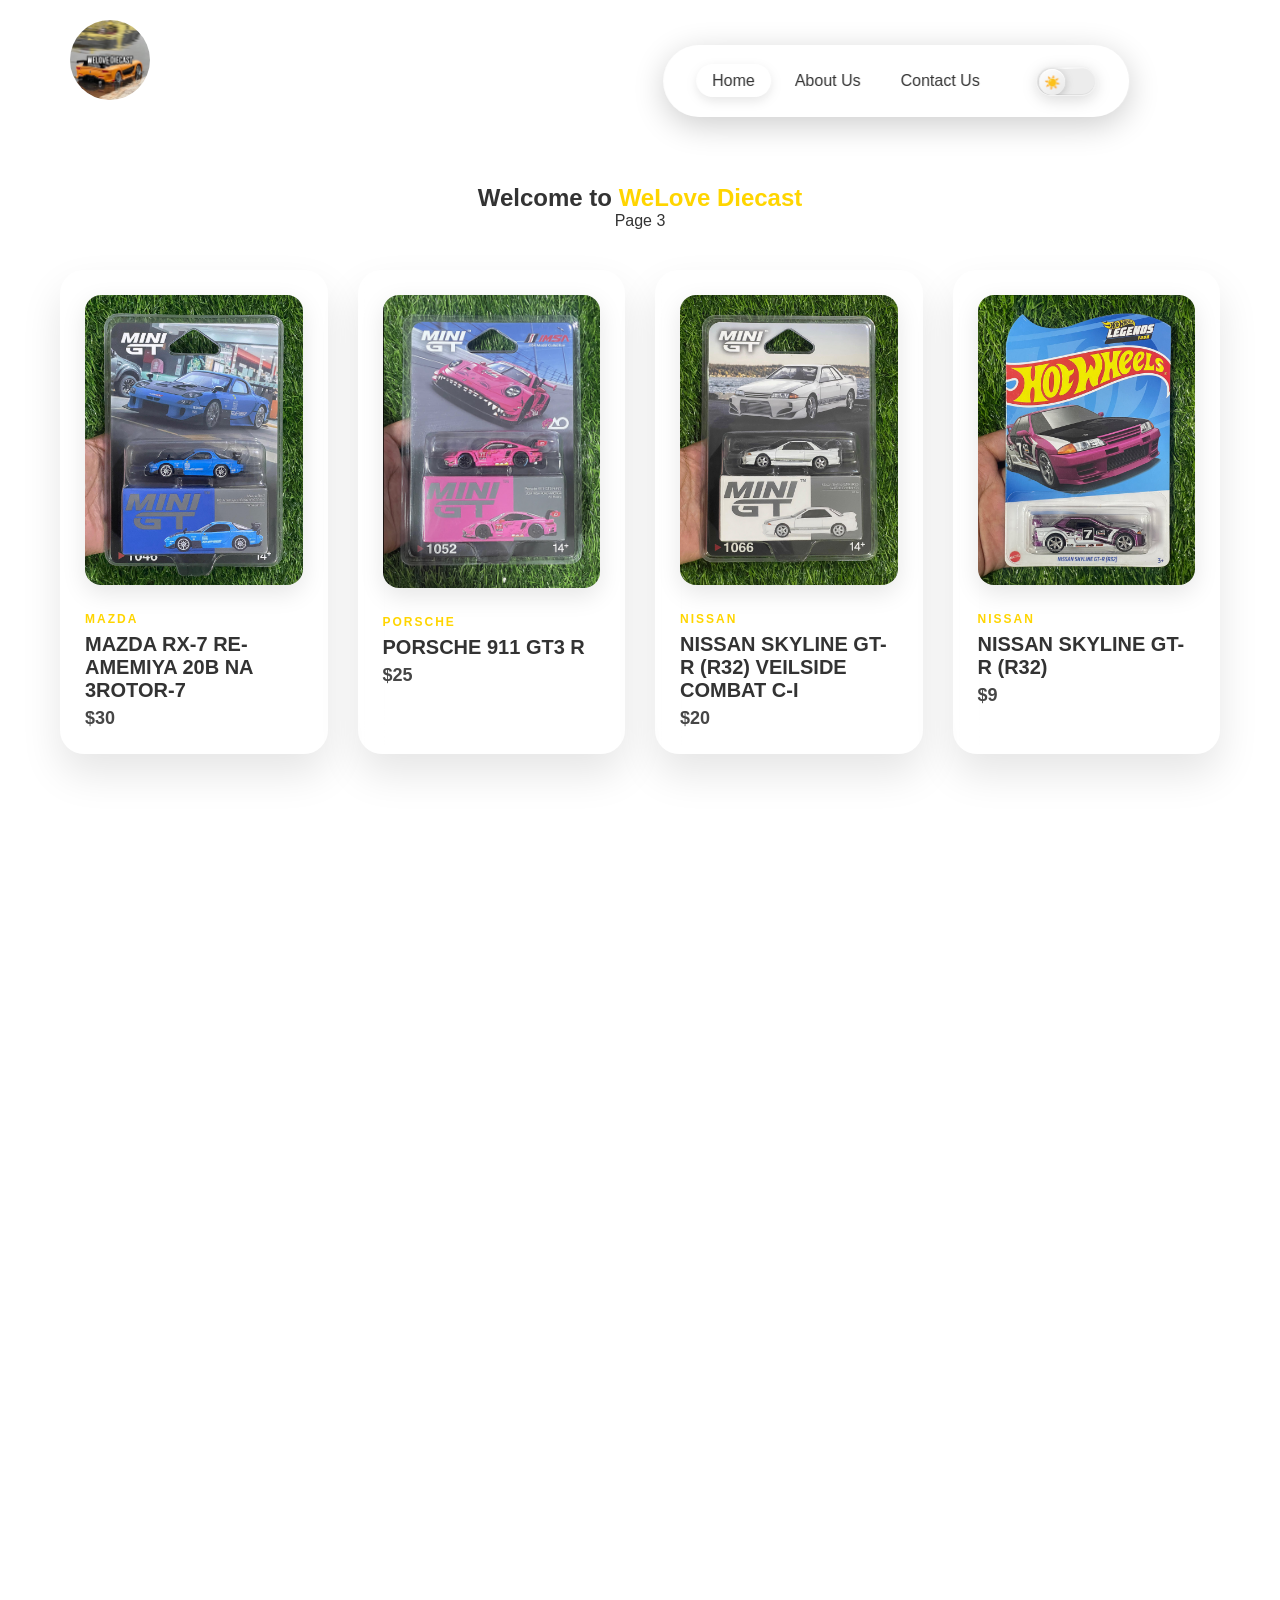
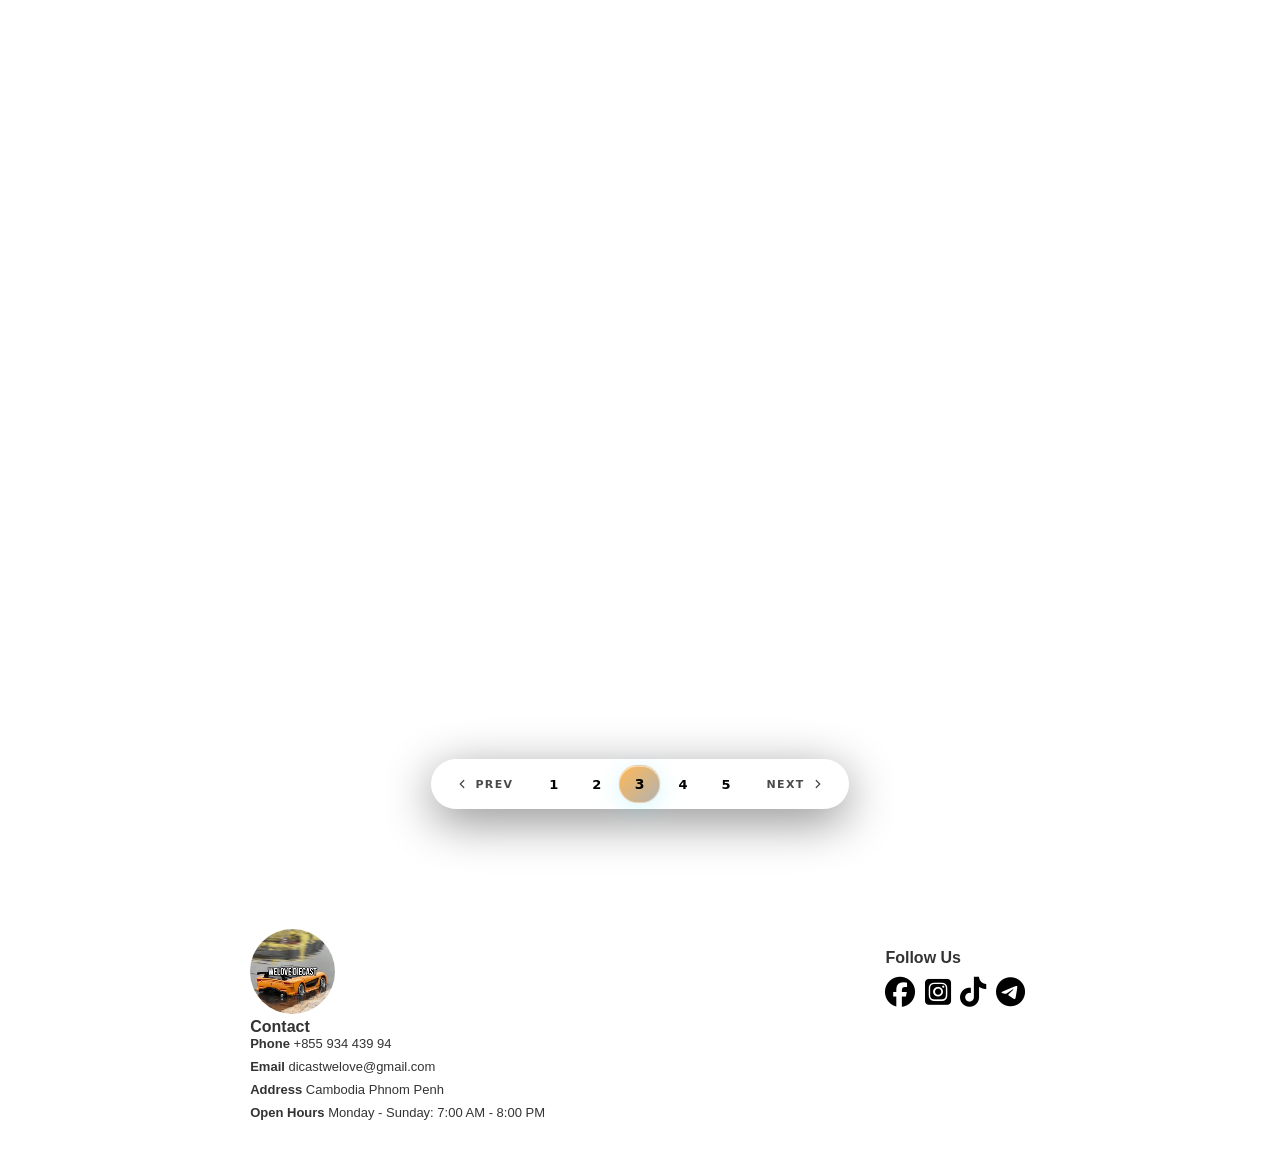
<file: page3.html>
<!DOCTYPE html>
<html lang="en">

<head>
    <meta charset="UTF-8">
    <meta name="viewport" content="width=device-width, initial-scale=1.0">
    <title>Welove Diecast</title>
    <link rel="stylesheet" href="styles.css">
    <link href="https://unpkg.com/aos@2.3.1/dist/aos.css" rel="stylesheet">
    <link rel="stylesheet" href="https://cdnjs.cloudflare.com/ajax/libs/font-awesome/6.7.2/css/all.min.css" />
</head>

<body>
    <!-- Dark mode: restore saved state before first paint -->
    <script src="darkmode.js"></script>

    <section id="header">
        <a href="index.html"><img src="image/Logo.jpg" class="logo" alt="Welove Diecast Logo"></a>

        <nav class="glass-navbar">
            <ul class="nav-links">
                <li><a class="active" href="index.html">Home</a></li>
                <li><a href="about.html">About Us</a></li>
                <li><a href="contact.html">Contact Us</a></li>
            </ul>

            <!-- Dark mode switch moved inside navbar -->
            <input type="checkbox" id="dark-toggle" class="dark-toggle-input">
            <label for="dark-toggle" class="glass-switch" title="Toggle dark mode">
                <span class="switch-track">
                    <span class="switch-thumb">
                        <span class="icon-sun">☀️</span>
                        <span class="icon-moon">🌙</span>
                    </span>
                </span>
            </label>
        </nav>

        <div style="display:flex;align-items:center;gap:12px;">
            <button class="nav-toggle" aria-label="Open menu" aria-expanded="false">
                <span></span>
                <span></span>
                <span></span>
            </button>
        </div>
    </section>
    <div class="nav-overlay"></div>

    <section id="home">
        <h1>Welcome to <span style="color: #ffd500;">WeLove Diecast</span></h1>
        <p>Page 3</p>
        
        <div class="product-container">

            <div class="product" data-aos="fade-up">
                <img src="image/Mazda.jpg" alt="Product Image">
                <div class="product-info">
                    <span class="brand-name">Mazda</span>
                    <h2 class="car-name">MAZDA RX-7 RE-AMEMIYA 20B NA 3ROTOR-7</h2>
                    <h3 class="prices">$30</h3>
                </div>
            </div>
            
            <div class="product" data-aos="fade-up">
                <img src="image/PORSCHE.png" alt="Product Image">
                <div class="product-info">
                    <span class="brand-name">Porsche</span>
                    <h2 class="car-name">PORSCHE 911 GT3 R</h2>
                    <h3 class="prices">$25</h3>
                </div>
            </div>

            <div class="product" data-aos="fade-up">
                <img src="image/GTR-R34.jpg" alt="Product Image">
                <div class="product-info">
                    <span class="brand-name">Nissan</span>
                    <h2 class="car-name">NISSAN SKYLINE GT-R (R32) VEILSIDE COMBAT C-I</h2>
                    <h3 class="prices">$20</h3>
                </div>
            </div>

            <div class="product" data-aos="fade-up">
                <img src="image/NissanR34.jpg" alt="Product Image">
                <div class="product-info">
                    <span class="brand-name">Nissan</span>
                    <h2 class="car-name">NISSAN SKYLINE GT-R (R32)</h2>
                    <h3 class="prices">$9</h3>
                </div>
            </div>

            <div class="product" data-aos="fade-up">
                <img src="image/HondaCivic.jpg" alt="Product Image">
                <div class="product-info">
                    <span class="brand-name">Honda</span>
                    <h2 class="car-name">HONDA CIVIC TYPE R</h2>
                    <h3 class="prices">$7</h3>
                </div>
            </div>

            <div class="product" data-aos="fade-up">
                <img src="image/range.jpg" alt="Product Image">
                <div class="product-info">
                    <span class="brand-name">Range Rover</span>
                    <h2 class="car-name">2024 RANGE ROVER PHEV</h2>
                    <h3 class="prices">$5.50</h3>
                </div>
            </div>

            <div class="product" data-aos="fade-up">
                <img src="image/Mazda787b.jpg" alt="Product Image">
                <div class="product-info">
                    <span class="brand-name">Mazda</span>
                    <h2 class="car-name">MAZDA 787B</h2>
                    <h3 class="prices">$6.50</h3>
                </div>
            </div>

            <div class="product" data-aos="fade-up">
                <img src="image/FordMustang.jpg" alt="Product Image">
                <div class="product-info">
                    <span class="brand-name">Ford</span>
                    <h2 class="car-name">FORD MUSTANG DARK HORSE</h2>
                    <h3 class="prices">$10</h3>
                </div>
            </div>

            <div class="product" data-aos="fade-up">
                <img src="image/Bugatti.jpg" alt="Product Image">
                <div class="product-info">
                    <span class="brand-name">Bugatti</span>
                    <h2 class="car-name">BUGATTI BOLIDE</h2>
                    <h3 class="prices">$9.50</h3>
                </div>
            </div>

            <div class="product" data-aos="fade-up">
                <img src="image/Lamborghini.jpg" alt="Product Image">
                <div class="product-info">
                    <span class="brand-name">Lamborghini</span>
                    <h2 class="car-name">‘16 LAMBORGHINI CENTENARIO ROADSTER / CABRIOLET DÉCAPOTABLE</h2>
                    <h3 class="prices">$10</h3>
                </div>
            </div>

            <div class="product" data-aos="fade-up">
                <img src="image/MclarenF1.jpg" alt="Product Image">
                <div class="product-info">
                    <span class="brand-name">McLaren</span>
                    <h2 class="car-name">MCLAREN FORMULA 1®️ TEAM / ÉQUIPE</h2>
                    <h3 class="prices">$12</h3>
                </div>
            </div>

            <div class="product" data-aos="fade-up">
                <img src="image/Ferrari.jpg" alt="Product Image">
                <div class="product-info">
                    <span class="brand-name">Ferrari</span>
                    <h2 class="car-name">FERRARI SF90 STRADALE</h2>
                    <h3 class="prices">$21</h3>
                </div>
            </div>

            <div class="product" data-aos="fade-up">
                <img src="image/back.jpg" alt="Product Image">
                <div class="product-info">
                    <span class="brand-name">HOTWHEELS</span>
                    <h2 class="car-name">BACK TO THE FUTURE TIME MACHINE</h2>
                    <h3 class="prices">$19</h3>
                </div>
            </div>

            <div class="product" data-aos="fade-up">
                <img src="image/LamborghiniLB.jpg" alt="Product Image">
                <div class="product-info">
                    <span class="brand-name">Lamborghini</span>
                    <h2 class="car-name">LB-WORKS LAMBORGHINI HURACÁN COUPÉ</h2>
                    <h3 class="prices">$15</h3>
                </div>
            </div>

            <div class="product" data-aos="fade-up">
                <img src="image/Koenigsegg.jpg" alt="Product Image">
                <div class="product-info">
                    <span class="brand-name">Koenigsegg</span>
                    <h2 class="car-name">2020 KOENIGSEGG JESKO</h2>
                    <h3 class="prices">$10.50</h3>
                </div>
            </div>

            <div class="product" data-aos="fade-up">
                <img src="image/LamborghiniFKP.jpg" alt="Product Image">
                <div class="product-info">
                    <span class="brand-name">Lamborghini</span>
                    <h2 class="car-name">LAMBORGHINI SIÁN FKP 37</h2>
                    <h3 class="prices">$12</h3>
                </div>
            </div>

        </div> 

        <div class="pagination-wrapper">
        <nav class="pagination-pill" aria-label="Pagination">

        <a class="pg-btn pg-nav" href="page2.html">
            <svg viewBox="0 0 24 24">
                <polyline points="15 18 9 12 15 6" />
            </svg>
            Prev
        </a>

        <a href="index.html" class="pg-btn">1</a>
        <a href="page2.html" class="pg-btn">2</a>
        <a href="page3.html" aria-current="page" class="pg-btn active">3</a>
        <a href="page4.html" class="pg-btn">4</a>
        <a href="page5.html" class="pg-btn">5</a>

        <a class="pg-btn pg-nav" href="page4.html">
            Next
            <svg viewBox="0 0 24 24">
                <polyline points="9 18 15 12 9 6" />
            </svg>
        </a>

    </nav>
    </div>

    </section>
    

        <footer class="section-p1">
            <div>
                <img src="image/Logo.jpg" class="logo-1" alt="">
                <h4>Contact</h4>
                <p><strong>Phone</strong> +855 934 439 94 </p>
                <p><strong>Email</strong> dicastwelove@gmail.com</p>
                <p><strong>Address</strong> Cambodia Phnom Penh</p>
                <p><strong>Open Hours</strong> Monday - Sunday: 7:00 AM - 8:00 PM</p>
            </div>
            <div class="follow">
                <h4>Follow Us</h4>
                <a class="icon">
                    <a href="https://www.facebook.com/profile.php?id=100094763005230"><i class="fa-brands fa-facebook"></i></a>
                    <a href="https://www.instagram.com/diecastwelove/?utm_source=qr#"><i class="fa-brands fa-square-instagram"></i></a>
                    <a href="https://www.tiktok.com/@diecastwelove?is_from_webapp=1&sender_device=pc"><i class="fa-brands fa-tiktok"></i></a>
                    <a href="https://t.me/diecastwelove"><i class="fa-brands fa-telegram"></i></a>
                </div>
            </div>
            
        </footer>


    <script src="script.js"></script>
    <script src="https://unpkg.com/aos@2.3.1/dist/aos.js"></script>
    <script>
        AOS.init({
            duration: 1200,
            once: false,
        });
    </script>
    <script>
        (function () {
            const header = document.getElementById('header');
            let lastY = window.scrollY;
            window.addEventListener('scroll', () => {
                const currentY = window.scrollY;
                if (currentY > lastY && currentY > 80) {
                    header.classList.add('header-hidden');
                } else {
                    header.classList.remove('header-hidden');
                }
                lastY = currentY;
            }, { passive: true });
        })();
    </script>
</body>

</html>
</file>
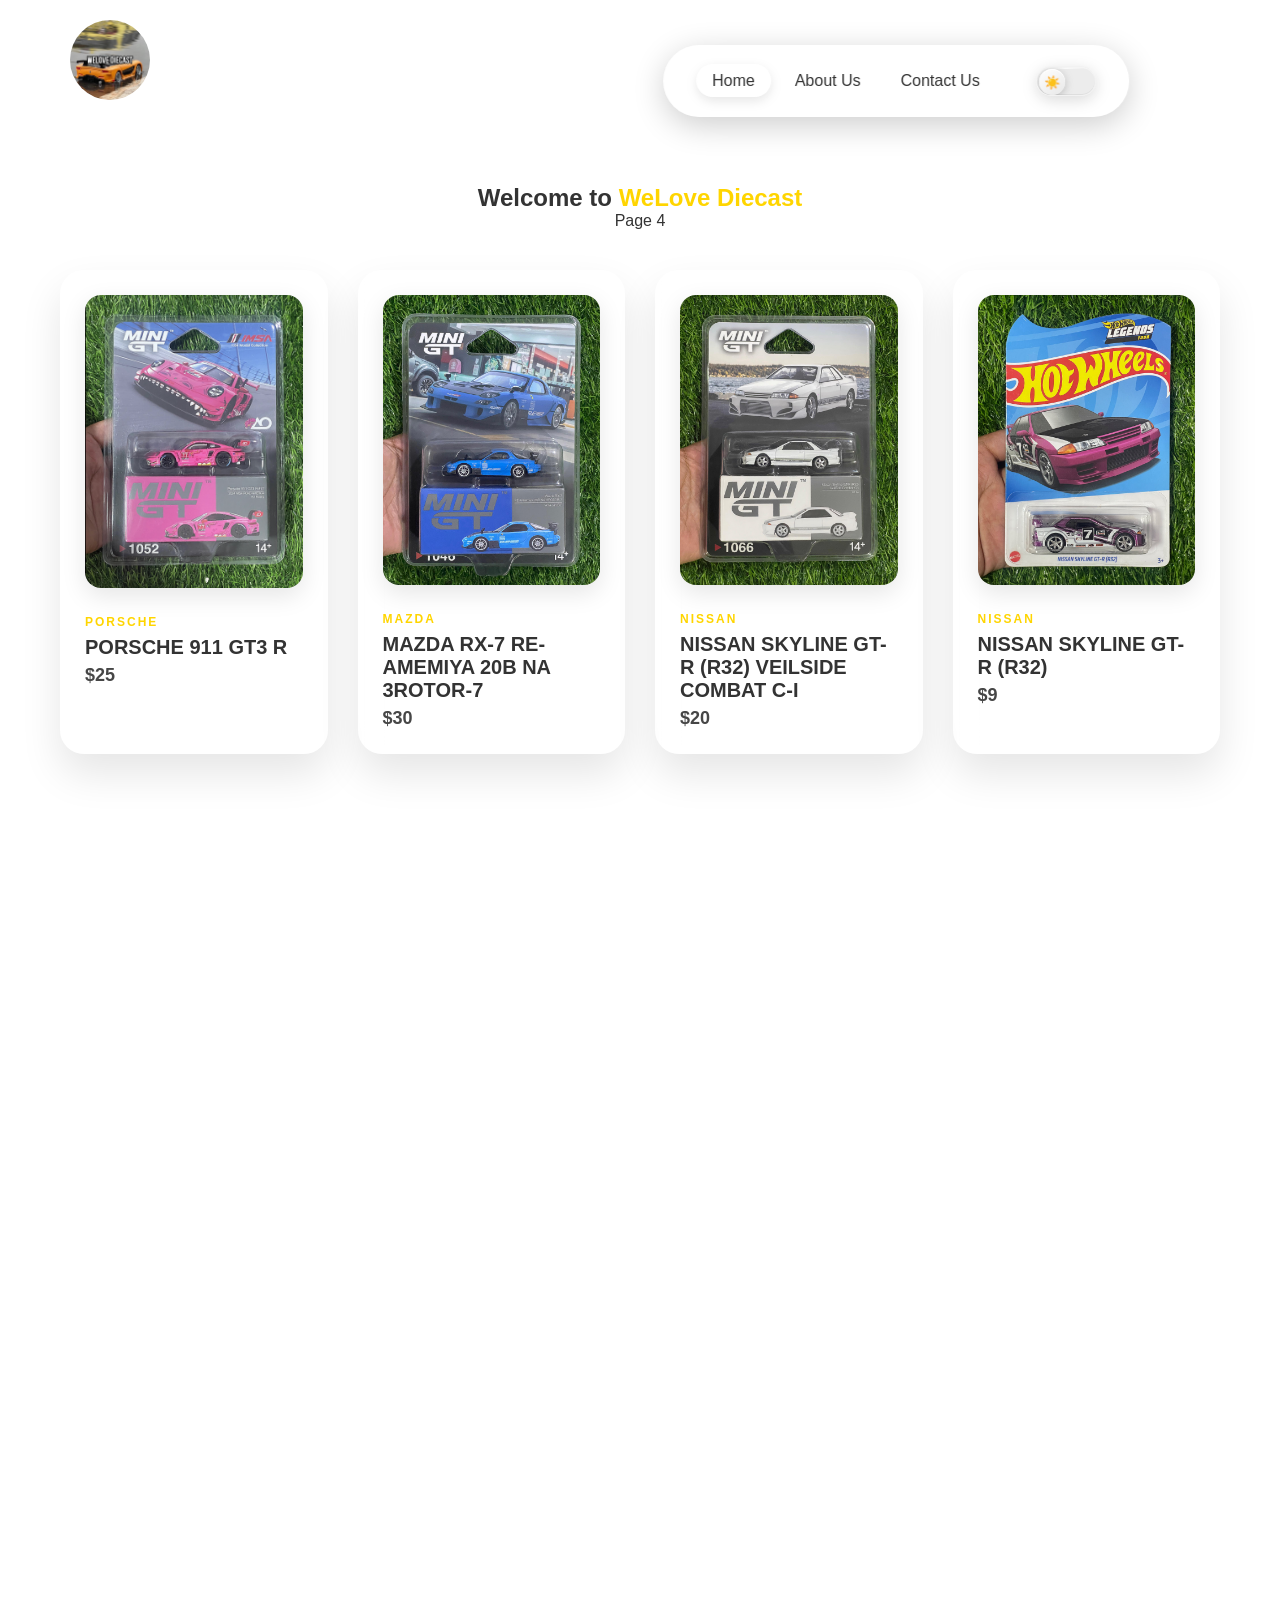
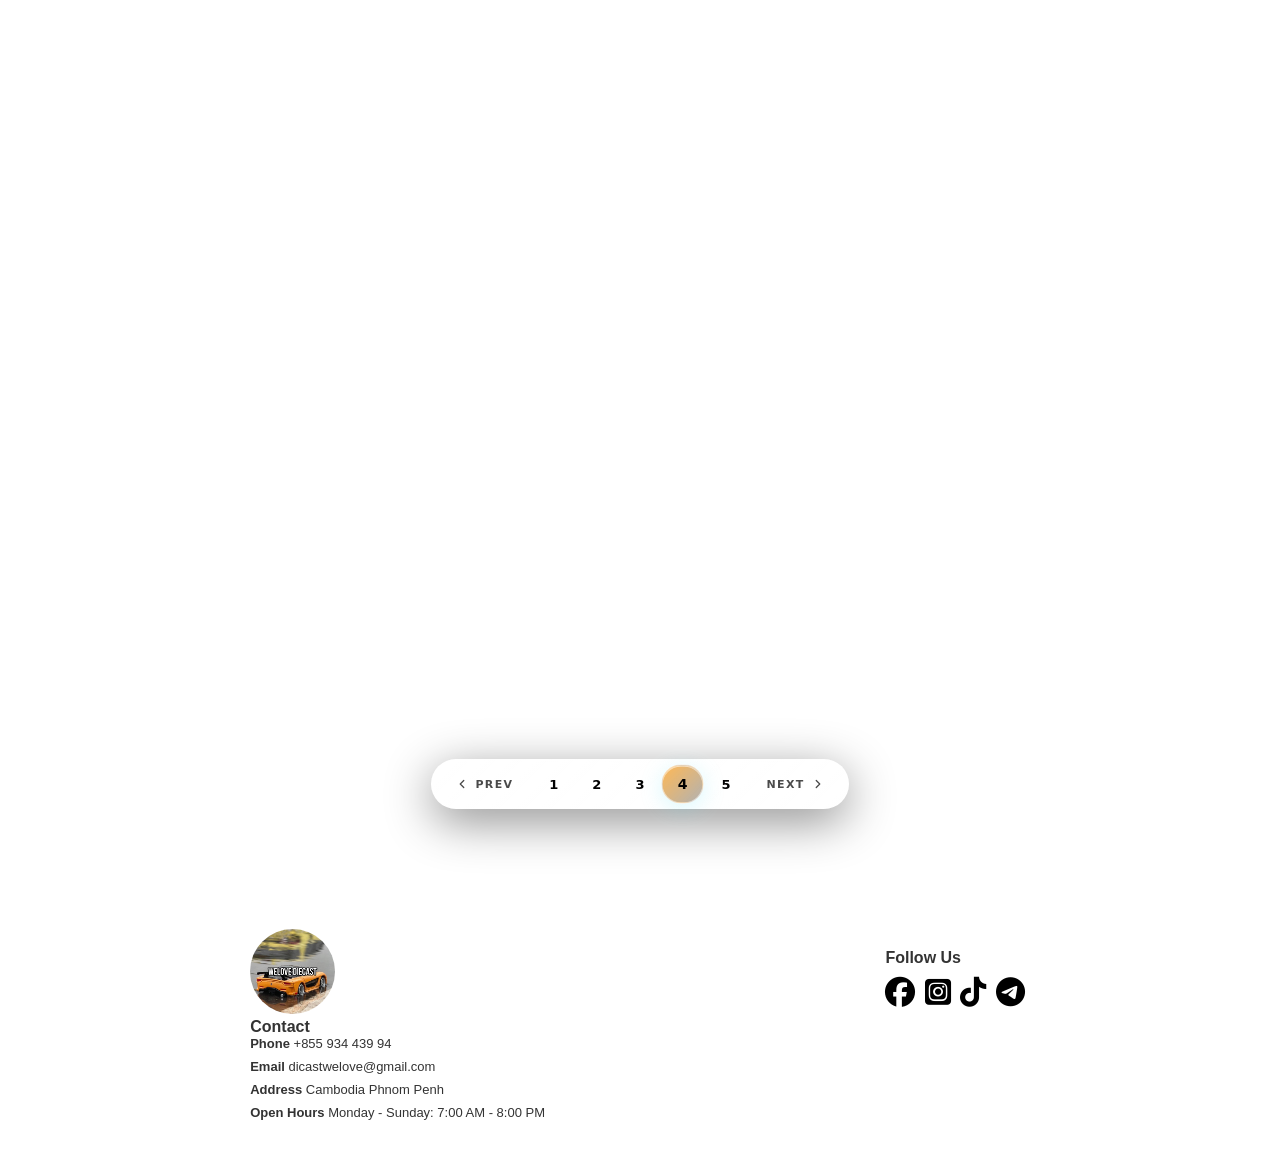
<file: page4.html>
<!DOCTYPE html>
<html lang="en">

<head>
    <meta charset="UTF-8">
    <meta name="viewport" content="width=device-width, initial-scale=1.0">
    <title>Welove Diecast</title>
    <link rel="stylesheet" href="styles.css">
    <link href="https://unpkg.com/aos@2.3.1/dist/aos.css" rel="stylesheet">
    <link rel="stylesheet" href="https://cdnjs.cloudflare.com/ajax/libs/font-awesome/6.7.2/css/all.min.css" />
</head>

<body>
    <!-- Dark mode: restore saved state before first paint -->
    <script src="darkmode.js"></script>

    <section id="header">
        <a href="index.html"><img src="image/Logo.jpg" class="logo" alt="Welove Diecast Logo"></a>

        <nav class="glass-navbar">
            <ul class="nav-links">
                <li><a class="active" href="index.html">Home</a></li>
                <li><a href="about.html">About Us</a></li>
                <li><a href="contact.html">Contact Us</a></li>
            </ul>

            <!-- Dark mode switch moved inside navbar -->
            <input type="checkbox" id="dark-toggle" class="dark-toggle-input">
            <label for="dark-toggle" class="glass-switch" title="Toggle dark mode">
                <span class="switch-track">
                    <span class="switch-thumb">
                        <span class="icon-sun">☀️</span>
                        <span class="icon-moon">🌙</span>
                    </span>
                </span>
            </label>
        </nav>

        <div style="display:flex;align-items:center;gap:12px;">
            <button class="nav-toggle" aria-label="Open menu" aria-expanded="false">
                <span></span>
                <span></span>
                <span></span>
            </button>
        </div>
    </section>
    <div class="nav-overlay"></div>

    <section id="home">
        <h1>Welcome to <span style="color: #ffd500;">WeLove Diecast</span></h1>
        <p>Page 4</p>
        
        <div class="product-container">
            
            <div class="product" data-aos="fade-up">
                <img src="image/PORSCHE.png" alt="Product Image">
                <div class="product-info">
                    <span class="brand-name">Porsche</span>
                    <h2 class="car-name">PORSCHE 911 GT3 R</h2>
                    <h3 class="prices">$25</h3>
                </div>
            </div>

            <div class="product" data-aos="fade-up">
                <img src="image/Mazda.jpg" alt="Product Image">
                <div class="product-info">
                    <span class="brand-name">Mazda</span>
                    <h2 class="car-name">MAZDA RX-7 RE-AMEMIYA 20B NA 3ROTOR-7</h2>
                    <h3 class="prices">$30</h3>
                </div>
            </div>

            <div class="product" data-aos="fade-up">
                <img src="image/GTR-R34.jpg" alt="Product Image">
                <div class="product-info">
                    <span class="brand-name">Nissan</span>
                    <h2 class="car-name">NISSAN SKYLINE GT-R (R32) VEILSIDE COMBAT C-I</h2>
                    <h3 class="prices">$20</h3>
                </div>
            </div>

            <div class="product" data-aos="fade-up">
                <img src="image/NissanR34.jpg" alt="Product Image">
                <div class="product-info">
                    <span class="brand-name">Nissan</span>
                    <h2 class="car-name">NISSAN SKYLINE GT-R (R32)</h2>
                    <h3 class="prices">$9</h3>
                </div>
            </div>

            <div class="product" data-aos="fade-up">
                <img src="image/HondaCivic.jpg" alt="Product Image">
                <div class="product-info">
                    <span class="brand-name">Honda</span>
                    <h2 class="car-name">HONDA CIVIC TYPE R</h2>
                    <h3 class="prices">$7</h3>
                </div>
            </div>

            <div class="product" data-aos="fade-up">
                <img src="image/range.jpg" alt="Product Image">
                <div class="product-info">
                    <span class="brand-name">Range Rover</span>
                    <h2 class="car-name">2024 RANGE ROVER PHEV</h2>
                    <h3 class="prices">$5.50</h3>
                </div>
            </div>

            <div class="product" data-aos="fade-up">
                <img src="image/Mazda787b.jpg" alt="Product Image">
                <div class="product-info">
                    <span class="brand-name">Mazda</span>
                    <h2 class="car-name">MAZDA 787B</h2>
                    <h3 class="prices">$6.50</h3>
                </div>
            </div>

            <div class="product" data-aos="fade-up">
                <img src="image/FordMustang.jpg" alt="Product Image">
                <div class="product-info">
                    <span class="brand-name">Ford</span>
                    <h2 class="car-name">FORD MUSTANG DARK HORSE</h2>
                    <h3 class="prices">$10</h3>
                </div>
            </div>

            <div class="product" data-aos="fade-up">
                <img src="image/Bugatti.jpg" alt="Product Image">
                <div class="product-info">
                    <span class="brand-name">Bugatti</span>
                    <h2 class="car-name">BUGATTI BOLIDE</h2>
                    <h3 class="prices">$9.50</h3>
                </div>
            </div>

            <div class="product" data-aos="fade-up">
                <img src="image/Lamborghini.jpg" alt="Product Image">
                <div class="product-info">
                    <span class="brand-name">Lamborghini</span>
                    <h2 class="car-name">‘16 LAMBORGHINI CENTENARIO ROADSTER / CABRIOLET DÉCAPOTABLE</h2>
                    <h3 class="prices">$10</h3>
                </div>
            </div>

            <div class="product" data-aos="fade-up">
                <img src="image/MclarenF1.jpg" alt="Product Image">
                <div class="product-info">
                    <span class="brand-name">McLaren</span>
                    <h2 class="car-name">MCLAREN FORMULA 1®️ TEAM / ÉQUIPE</h2>
                    <h3 class="prices">$12</h3>
                </div>
            </div>

            <div class="product" data-aos="fade-up">
                <img src="image/Ferrari.jpg" alt="Product Image">
                <div class="product-info">
                    <span class="brand-name">Ferrari</span>
                    <h2 class="car-name">FERRARI SF90 STRADALE</h2>
                    <h3 class="prices">$21</h3>
                </div>
            </div>

            <div class="product" data-aos="fade-up">
                <img src="image/back.jpg" alt="Product Image">
                <div class="product-info">
                    <span class="brand-name">HOTWHEELS</span>
                    <h2 class="car-name">BACK TO THE FUTURE TIME MACHINE</h2>
                    <h3 class="prices">$19</h3>
                </div>
            </div>

            <div class="product" data-aos="fade-up">
                <img src="image/LamborghiniLB.jpg" alt="Product Image">
                <div class="product-info">
                    <span class="brand-name">Lamborghini</span>
                    <h2 class="car-name">LB-WORKS LAMBORGHINI HURACÁN COUPÉ</h2>
                    <h3 class="prices">$15</h3>
                </div>
            </div>

            <div class="product" data-aos="fade-up">
                <img src="image/Koenigsegg.jpg" alt="Product Image">
                <div class="product-info">
                    <span class="brand-name">Koenigsegg</span>
                    <h2 class="car-name">2020 KOENIGSEGG JESKO</h2>
                    <h3 class="prices">$10.50</h3>
                </div>
            </div>

            <div class="product" data-aos="fade-up">
                <img src="image/LamborghiniFKP.jpg" alt="Product Image">
                <div class="product-info">
                    <span class="brand-name">Lamborghini</span>
                    <h2 class="car-name">LAMBORGHINI SIÁN FKP 37</h2>
                    <h3 class="prices">$12</h3>
                </div>
            </div>

        </div> 

        <div class="pagination-wrapper">
        <nav class="pagination-pill" aria-label="Pagination">

        <a class="pg-btn pg-nav" href="page3.html">
            <svg viewBox="0 0 24 24">
                <polyline points="15 18 9 12 15 6" />
            </svg>
            Prev
        </a>

        <a href="index.html" class="pg-btn">1</a>
        <a href="page2.html" class="pg-btn">2</a>
        <a href="page3.html" class="pg-btn">3</a>
        <a href="page4.html" aria-current="page" class="pg-btn active">4</a>
        <a href="page5.html" class="pg-btn">5</a>

        <a class="pg-btn pg-nav" href="page5.html">
            Next
            <svg viewBox="0 0 24 24">
                <polyline points="9 18 15 12 9 6" />
            </svg>
        </a>

    </nav>
    </div>

    </section>
    

        <footer class="section-p1">
            <div>
                <img src="image/Logo.jpg" class="logo-1" alt="">
                <h4>Contact</h4>
                <p><strong>Phone</strong> +855 934 439 94 </p>
                <p><strong>Email</strong> dicastwelove@gmail.com</p>
                <p><strong>Address</strong> Cambodia Phnom Penh</p>
                <p><strong>Open Hours</strong> Monday - Sunday: 7:00 AM - 8:00 PM</p>
            </div>
            <div class="follow">
                <h4>Follow Us</h4>
                <a class="icon">
                    <a href="https://www.facebook.com/profile.php?id=100094763005230"><i class="fa-brands fa-facebook"></i></a>
                    <a href="https://www.instagram.com/diecastwelove/?utm_source=qr#"><i class="fa-brands fa-square-instagram"></i></a>
                    <a href="https://www.tiktok.com/@diecastwelove?is_from_webapp=1&sender_device=pc"><i class="fa-brands fa-tiktok"></i></a>
                    <a href="https://t.me/diecastwelove"><i class="fa-brands fa-telegram"></i></a>
                </div>
            </div>
            
        </footer>


    <script src="script.js"></script>
    <script src="https://unpkg.com/aos@2.3.1/dist/aos.js"></script>
    <script>
        AOS.init({
            duration: 1200,
            once: false,
        });
    </script>
    <script>
        (function () {
            const header = document.getElementById('header');
            let lastY = window.scrollY;
            window.addEventListener('scroll', () => {
                const currentY = window.scrollY;
                if (currentY > lastY && currentY > 80) {
                    header.classList.add('header-hidden');
                } else {
                    header.classList.remove('header-hidden');
                }
                lastY = currentY;
            }, { passive: true });
        })();
    </script>
</body>

</html>
</file>
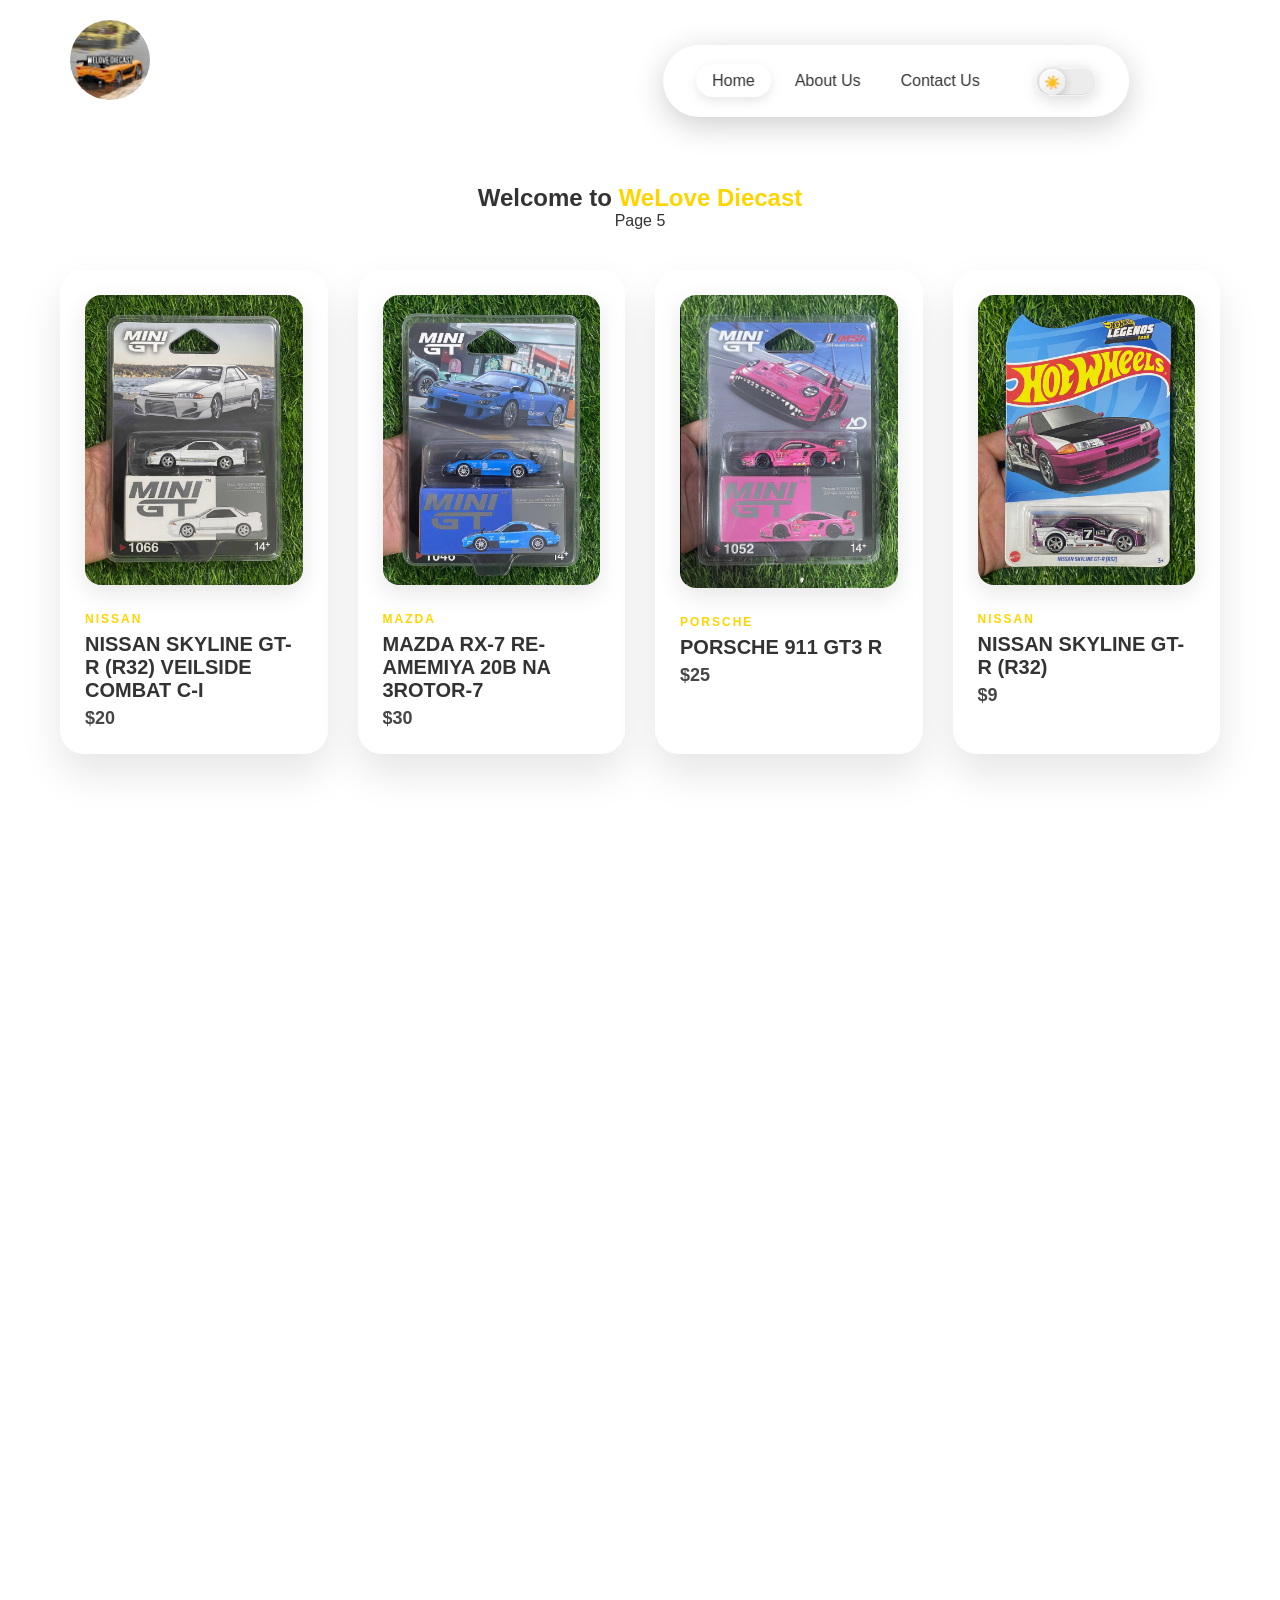
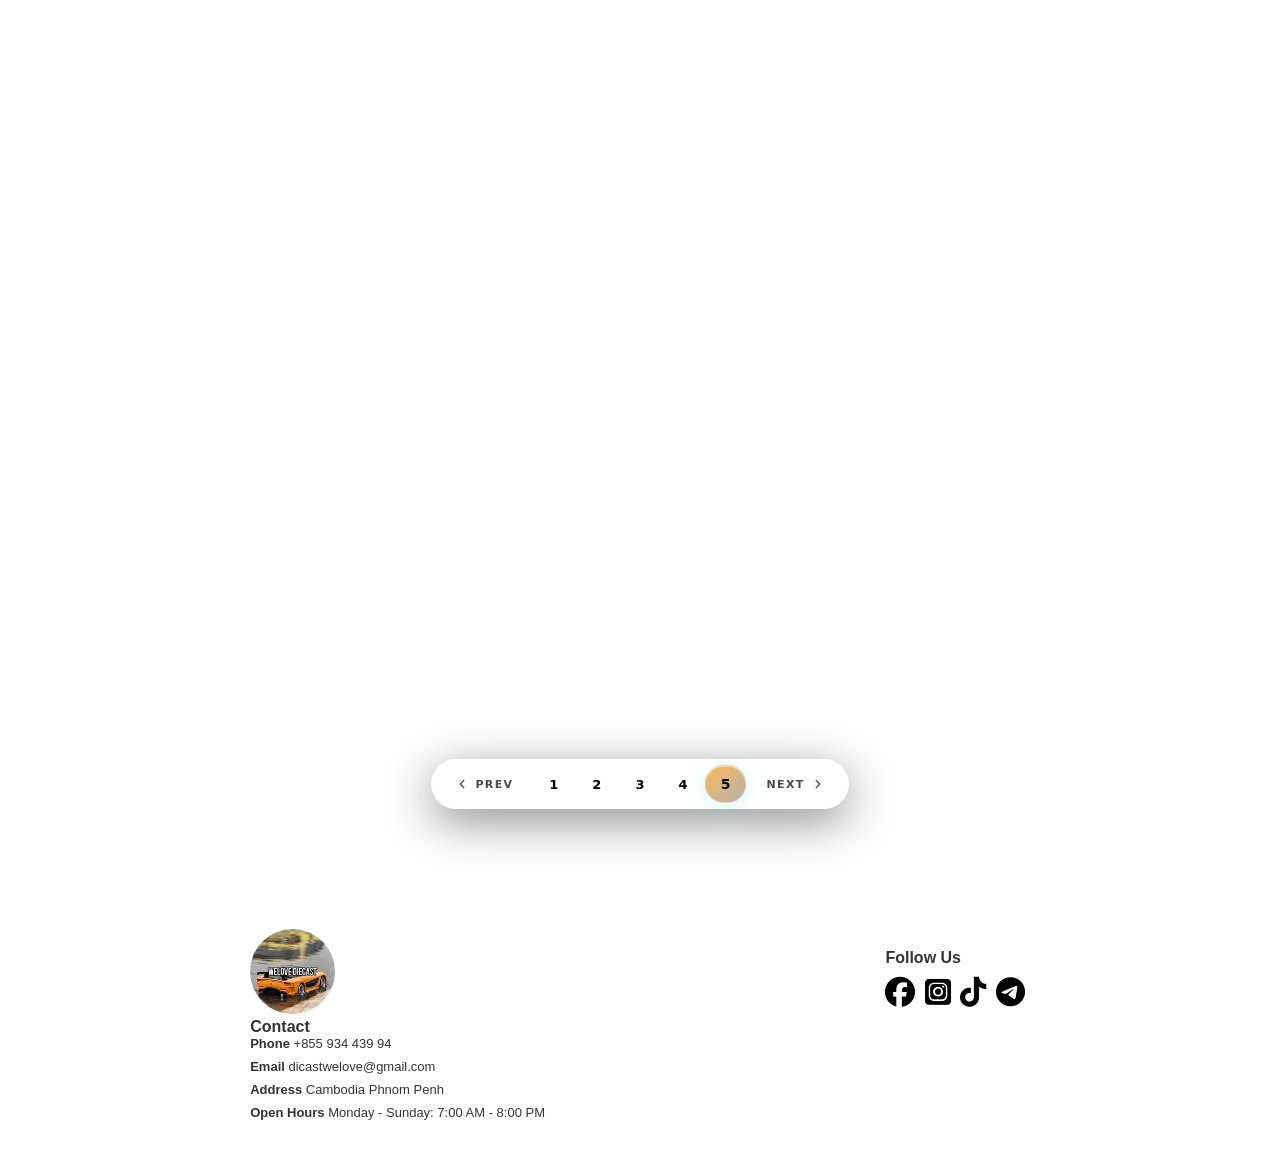
<file: page5.html>
<!DOCTYPE html>
<html lang="en">

<head>
    <meta charset="UTF-8">
    <meta name="viewport" content="width=device-width, initial-scale=1.0">
    <title>Welove Diecast</title>
    <link rel="stylesheet" href="styles.css">
    <link href="https://unpkg.com/aos@2.3.1/dist/aos.css" rel="stylesheet">
    <link rel="stylesheet" href="https://cdnjs.cloudflare.com/ajax/libs/font-awesome/6.7.2/css/all.min.css" />
</head>

<body>
    <!-- Dark mode: restore saved state before first paint -->
    <script src="darkmode.js"></script>

    <section id="header">
        <a href="index.html"><img src="image/Logo.jpg" class="logo" alt="Welove Diecast Logo"></a>

        <nav class="glass-navbar">
            <ul class="nav-links">
                <li><a class="active" href="index.html">Home</a></li>
                <li><a href="about.html">About Us</a></li>
                <li><a href="contact.html">Contact Us</a></li>
            </ul>

            <!-- Dark mode switch moved inside navbar -->
            <input type="checkbox" id="dark-toggle" class="dark-toggle-input">
            <label for="dark-toggle" class="glass-switch" title="Toggle dark mode">
                <span class="switch-track">
                    <span class="switch-thumb">
                        <span class="icon-sun">☀️</span>
                        <span class="icon-moon">🌙</span>
                    </span>
                </span>
            </label>
        </nav>

        <div style="display:flex;align-items:center;gap:12px;">
            <button class="nav-toggle" aria-label="Open menu" aria-expanded="false">
                <span></span>
                <span></span>
                <span></span>
            </button>
        </div>
    </section>
    <div class="nav-overlay"></div>

    <section id="home">
        <h1>Welcome to <span style="color: #ffd500;">WeLove Diecast</span></h1>
        <p>Page 5</p>
        
        <div class="product-container">

            <div class="product" data-aos="fade-up">
                <img src="image/GTR-R34.jpg" alt="Product Image">
                <div class="product-info">
                    <span class="brand-name">Nissan</span>
                    <h2 class="car-name">NISSAN SKYLINE GT-R (R32) VEILSIDE COMBAT C-I</h2>
                    <h3 class="prices">$20</h3>
                </div>
            </div>

            <div class="product" data-aos="fade-up">
                <img src="image/Mazda.jpg" alt="Product Image">
                <div class="product-info">
                    <span class="brand-name">Mazda</span>
                    <h2 class="car-name">MAZDA RX-7 RE-AMEMIYA 20B NA 3ROTOR-7</h2>
                    <h3 class="prices">$30</h3>
                </div>
            </div>
            
            <div class="product" data-aos="fade-up">
                <img src="image/PORSCHE.png" alt="Product Image">
                <div class="product-info">
                    <span class="brand-name">Porsche</span>
                    <h2 class="car-name">PORSCHE 911 GT3 R</h2>
                    <h3 class="prices">$25</h3>
                </div>
            </div>

            <div class="product" data-aos="fade-up">
                <img src="image/NissanR34.jpg" alt="Product Image">
                <div class="product-info">
                    <span class="brand-name">Nissan</span>
                    <h2 class="car-name">NISSAN SKYLINE GT-R (R32)</h2>
                    <h3 class="prices">$9</h3>
                </div>
            </div>

            <div class="product" data-aos="fade-up">
                <img src="image/HondaCivic.jpg" alt="Product Image">
                <div class="product-info">
                    <span class="brand-name">Honda</span>
                    <h2 class="car-name">HONDA CIVIC TYPE R</h2>
                    <h3 class="prices">$7</h3>
                </div>
            </div>

            <div class="product" data-aos="fade-up">
                <img src="image/range.jpg" alt="Product Image">
                <div class="product-info">
                    <span class="brand-name">Range Rover</span>
                    <h2 class="car-name">2024 RANGE ROVER PHEV</h2>
                    <h3 class="prices">$5.50</h3>
                </div>
            </div>

            <div class="product" data-aos="fade-up">
                <img src="image/Mazda787b.jpg" alt="Product Image">
                <div class="product-info">
                    <span class="brand-name">Mazda</span>
                    <h2 class="car-name">MAZDA 787B</h2>
                    <h3 class="prices">$6.50</h3>
                </div>
            </div>

            <div class="product" data-aos="fade-up">
                <img src="image/FordMustang.jpg" alt="Product Image">
                <div class="product-info">
                    <span class="brand-name">Ford</span>
                    <h2 class="car-name">FORD MUSTANG DARK HORSE</h2>
                    <h3 class="prices">$10</h3>
                </div>
            </div>

            <div class="product" data-aos="fade-up">
                <img src="image/Bugatti.jpg" alt="Product Image">
                <div class="product-info">
                    <span class="brand-name">Bugatti</span>
                    <h2 class="car-name">BUGATTI BOLIDE</h2>
                    <h3 class="prices">$9.50</h3>
                </div>
            </div>

            <div class="product" data-aos="fade-up">
                <img src="image/Lamborghini.jpg" alt="Product Image">
                <div class="product-info">
                    <span class="brand-name">Lamborghini</span>
                    <h2 class="car-name">‘16 LAMBORGHINI CENTENARIO ROADSTER / CABRIOLET DÉCAPOTABLE</h2>
                    <h3 class="prices">$10</h3>
                </div>
            </div>

            <div class="product" data-aos="fade-up">
                <img src="image/MclarenF1.jpg" alt="Product Image">
                <div class="product-info">
                    <span class="brand-name">McLaren</span>
                    <h2 class="car-name">MCLAREN FORMULA 1®️ TEAM / ÉQUIPE</h2>
                    <h3 class="prices">$12</h3>
                </div>
            </div>

            <div class="product" data-aos="fade-up">
                <img src="image/Ferrari.jpg" alt="Product Image">
                <div class="product-info">
                    <span class="brand-name">Ferrari</span>
                    <h2 class="car-name">FERRARI SF90 STRADALE</h2>
                    <h3 class="prices">$21</h3>
                </div>
            </div>

            <div class="product" data-aos="fade-up">
                <img src="image/back.jpg" alt="Product Image">
                <div class="product-info">
                    <span class="brand-name">HOTWHEELS</span>
                    <h2 class="car-name">BACK TO THE FUTURE TIME MACHINE</h2>
                    <h3 class="prices">$19</h3>
                </div>
            </div>

            <div class="product" data-aos="fade-up">
                <img src="image/LamborghiniLB.jpg" alt="Product Image">
                <div class="product-info">
                    <span class="brand-name">Lamborghini</span>
                    <h2 class="car-name">LB-WORKS LAMBORGHINI HURACÁN COUPÉ</h2>
                    <h3 class="prices">$15</h3>
                </div>
            </div>

            <div class="product" data-aos="fade-up">
                <img src="image/Koenigsegg.jpg" alt="Product Image">
                <div class="product-info">
                    <span class="brand-name">Koenigsegg</span>
                    <h2 class="car-name">2020 KOENIGSEGG JESKO</h2>
                    <h3 class="prices">$10.50</h3>
                </div>
            </div>

            <div class="product" data-aos="fade-up">
                <img src="image/LamborghiniFKP.jpg" alt="Product Image">
                <div class="product-info">
                    <span class="brand-name">Lamborghini</span>
                    <h2 class="car-name">LAMBORGHINI SIÁN FKP 37</h2>
                    <h3 class="prices">$12</h3>
                </div>
            </div>

        </div> 

        <div class="pagination-wrapper">
        <nav class="pagination-pill" aria-label="Pagination">

        <a class="pg-btn pg-nav" href="page4.html">
            <svg viewBox="0 0 24 24">
                <polyline points="15 18 9 12 15 6" />
            </svg>
            Prev
        </a>

        <a href="index.html" class="pg-btn">1</a>
        <a href="page2.html" class="pg-btn">2</a>
        <a href="page3.html" class="pg-btn">3</a>
        <a href="page4.html" class="pg-btn">4</a>
        <a href="page5.html" aria-current="page" class="pg-btn active">5</a>

        <a class="pg-btn pg-nav" href="index.html">
            Next
            <svg viewBox="0 0 24 24">
                <polyline points="9 18 15 12 9 6" />
            </svg>
        </a>

    </nav>
    </div>

    </section>
    

        <footer class="section-p1">
            <div>
                <img src="image/Logo.jpg" class="logo-1" alt="">
                <h4>Contact</h4>
                <p><strong>Phone</strong> +855 934 439 94 </p>
                <p><strong>Email</strong> dicastwelove@gmail.com</p>
                <p><strong>Address</strong> Cambodia Phnom Penh</p>
                <p><strong>Open Hours</strong> Monday - Sunday: 7:00 AM - 8:00 PM</p>
            </div>
            <div class="follow">
                <h4>Follow Us</h4>
                <a class="icon">
                    <a href="https://www.facebook.com/profile.php?id=100094763005230"><i class="fa-brands fa-facebook"></i></a>
                    <a href="https://www.instagram.com/diecastwelove/?utm_source=qr#"><i class="fa-brands fa-square-instagram"></i></a>
                    <a href="https://www.tiktok.com/@diecastwelove?is_from_webapp=1&sender_device=pc"><i class="fa-brands fa-tiktok"></i></a>
                    <a href="https://t.me/diecastwelove"><i class="fa-brands fa-telegram"></i></a>
                </div>
            </div>
            
        </footer>


    <script src="script.js"></script>
    <script src="https://unpkg.com/aos@2.3.1/dist/aos.js"></script>
    <script>
        AOS.init({
            duration: 1200,
            once: false,
        });
    </script>
    <script>
        (function () {
            const header = document.getElementById('header');
            let lastY = window.scrollY;
            window.addEventListener('scroll', () => {
                const currentY = window.scrollY;
                if (currentY > lastY && currentY > 80) {
                    header.classList.add('header-hidden');
                } else {
                    header.classList.remove('header-hidden');
                }
                lastY = currentY;
            }, { passive: true });
        })();
    </script>
</body>

</html>
</file>
<file: styles.css>
/* ── Theme Variables & Base Styles ── */
body {
    --bg-color: #ffffff;
    --text-color: #333333;
    --btn-bg: #333333;
    --btn-text: #ffffff;
    --nav-bg: rgba(255, 255, 255, 0.1);
    --nav-border: rgba(255, 255, 255, 0.25);
    --nav-hover: rgba(255, 255, 255, 0.2);

    background-color: var(--bg-color);
    color: var(--text-color);
    font-family: Arial, sans-serif;
    transition: background-color 0.3s, color 0.3s;
}

body.dark-mode {
    --bg-color: #121212;
    --text-color: #f0f0f0;
    --btn-bg: #f0f0f0;
    --btn-text: #121212;
    --nav-bg: rgba(15, 15, 15, 0.4);
    --nav-border: rgba(255, 255, 255, 0.08);
    --nav-hover: rgba(255, 255, 255, 0.1);
}

section {
    padding: 60px 20px;
    text-align: center;
}

/* ── Logo & Header ── */
.logo {
    border-radius: 50%;
    width: 80px;
    height: 80px;
}

#header {
    display: flex;
    align-items: center;
    justify-content: space-between;
    padding: 20px 70px;
    position: sticky;
    top: 0;
    z-index: 1000;
    transition: transform 0.35s cubic-bezier(0.4, 0, 0.2, 1), opacity 0.35s ease;
}

#header.header-hidden {
    transform: translateY(-100%);
    opacity: 0;
    pointer-events: none;
}

/* ── Glass Navbar ── */
.glass-navbar {
    display: flex;
    align-items: center;
    gap: 40px;
    padding: 20px 32px;

    position: fixed;
    top: 45px;
    left: 70%;
    transform: translateX(-50%);

    width: max-content;
    min-width: 300px;
    border-radius: 50px;

    background: var(--nav-bg);
    border: 1px solid var(--nav-border);
    box-shadow: 0 8px 32px 0 rgba(0, 0, 0, 0.2);
    backdrop-filter: blur(12px);
    -webkit-backdrop-filter: blur(12px);
    transition: background 0.3s, border 0.3s;
}

.nav-links {
    list-style: none;
    display: flex;
    gap: 8px;
    margin: 0;
    padding: 0;
}

.nav-links a {
    text-decoration: none;
    color: var(--text-color);
    font-weight: 500;
    font-size: 16px;
    padding: 8px 16px;
    border-radius: 50px;
    transition: all 0.3s ease;
    white-space: nowrap;
}

.nav-links a:hover,
.nav-links a.active {
    color: var(--text-color);
    background: var(--nav-hover);
    box-shadow: 0 4px 12px rgba(0, 0, 0, 0.1);
}

/* ── Product Grid Wrapper ── */
.product-container {
    display: flex;
    flex-wrap: wrap;
    justify-content: center;
    gap: 30px;
    max-width: 1200px;
    margin: 40px auto 0 auto;
    padding: 0 20px;
}

/* ── Liquid Glass Product Card ── */
.product {
    width: calc(25% - 22.5px);
    min-width: 250px;
    padding: 24px;
    border-radius: 24px;
    box-sizing: border-box;
    background: rgba(255, 255, 255, 0.08);
    backdrop-filter: blur(20px) saturate(160%);
    -webkit-backdrop-filter: blur(20px) saturate(160%);
    border: 1px solid rgba(255, 255, 255, 0.2);
    box-shadow:
        0 20px 40px rgba(0, 0, 0, 0.1),
        inset 0px 0px 12px 2px rgba(255, 255, 255, 0.15);
    overflow: hidden;
    transition: all 0.4s cubic-bezier(0.25, 1, 0.5, 1);
}

.product:hover {
    transform: translateY(-8px) scale(1.02);
    background: rgba(255, 255, 255, 0.13);
    border-color: rgba(255, 255, 255, 0.35);
    box-shadow:
        0 30px 60px rgba(0, 0, 0, 0.15),
        inset 0px 0px 18px 4px rgba(255, 255, 255, 0.25);
}

body.dark-mode .product {
    background: rgba(255, 255, 255, 0.03);
    border-color: rgba(255, 255, 255, 0.08);
    box-shadow:
        0 20px 40px rgba(0, 0, 0, 0.5),
        inset 0px 0px 8px 1px rgba(255, 255, 255, 0.05);
}

body.dark-mode .product:hover {
    background: rgba(255, 255, 255, 0.06);
    border-color: rgba(255, 255, 255, 0.15);
}

.product img {
    width: 100%;
    height: auto;
    border-radius: 16px;
    object-fit: cover;
    box-shadow: 0 8px 24px rgba(0, 0, 0, 0.1);
    transition: transform 0.4s ease;
}

.product:hover img {
    transform: scale(1.03);
}

.product-info {
    margin-top: 20px;
    text-align: left;
}

.brand-name {
    font-size: 12px;
    text-transform: uppercase;
    letter-spacing: 2px;
    color: #ffd500;
    font-weight: 700;
}

.car-name {
    font-size: 20px;
    margin: 6px 0;
    font-weight: 600;
    color: var(--text-color);
}

.prices {
    font-size: 18px;
    margin: 0;
    font-weight: 700;
    color: var(--text-color);
    opacity: 0.9;
}

/* ── Contact Card ── */
article {
    display: flex;
    justify-content: center;
    align-items: center;
    min-height: 100vh;
    padding: 20px;
    box-sizing: border-box;
}

.glass-card {
    width: 420px;
    max-width: 100%;
    border-radius: 20px;
    background: rgba(30, 41, 59, 0);
    backdrop-filter: blur(16px) saturate(180%);
    -webkit-backdrop-filter: blur(16px) saturate(180%);
    border: 1px solid rgba(77, 132, 210, 0.2);
    box-shadow: 0px 12px 40px 0 rgba(248, 149, 1, 0.653),
        inset 0 0 120px rgba(79, 70, 229, 0.08),
        inset 0px 0px 4px 2px rgba(255, 255, 255, 0.1);
    overflow: hidden;
}

.card-content {
    width: 100%;
    display: flex;
    flex-direction: column;
    padding: 32px;
    color: rgb(0, 0, 0);
    text-shadow: 0 1px 3px rgba(0, 0, 0, 0.2);
    box-sizing: border-box;
}

.user-details {
    display: flex;
    flex-direction: column;
}

.Logo_contact {
    width: 100px;
    height: 100px;
    border-radius: 20%;
    margin: 0 0 25px 0;
}

.user-name {
    font-weight: 700;
    margin: 0 0 8px 0;
}

.card-body {
    width: 100%;
    margin-top: 20px;
}

.card-body ul {
    list-style: none;
    padding: 0;
    margin: 0;
}

.card-body li {
    display: flex;
    align-items: center;
    margin-bottom: 10px;
}

.card-body li i {
    margin-right: 10px;
    font-size: 20px;
    color: rgb(255, 123, 0);
    flex-shrink: 0;
}

.follow i {
    color: rgb(0, 0, 0);
    padding: 10px 5px 0 0;
    font-size: 25px;
    transition: 0.3s;
}

.follow i:hover {
    color: rgb(255, 149, 0);
    transform: scale(1.2);
}

/* ── Footer ── */
.section-p1 {
    padding: 40px 80px;
}

.logo-1 {
    border-radius: 50%;
    width: 85px;
    height: 85px;
    margin: 0px;
}

footer {
    display: flex;
    flex-wrap: wrap;
    justify-content: space-around;
}

footer .logo {
    font-size: 14px;
    padding-bottom: 20px;
}

footer p {
    font-size: 13px;
    margin: 0 0 8px 0;
}

footer a {
    font-size: 13px;
    text-decoration: none;
    color: #f77716;
    margin-bottom: 10px;
}

footer .follow {
    margin-top: 20px;
}

footer .follow i {
    color: #000000;
    padding-right: 5px;
    cursor: pointer;
    font-size: 30px;
}

footer .follow i:hover,
footer a:hover {
    color: #f77716;
}

*,
*::before,
*::after {
    box-sizing: border-box;
    margin: 0;
    padding: 0;
}

@keyframes bg {
    0% {
        transform: scale(1) rotate(0deg);
    }

    100% {
        transform: scale(1.07) rotate(2deg);
    }
}

.pagination-wrapper {
    display: flex;
    justify-content: center;
    width: 100%;
    margin: 40px 0 20px 0;
}

.pagination-pill {
    display: inline-flex;
    align-items: center;
    gap: 4px;
    padding: 6px;
    border-radius: 100px;
    position: relative;
    background: linear-gradient(135deg,
            rgba(255, 255, 255, 0.10) 0%,
            rgba(255, 255, 255, 0.03) 100%);
    backdrop-filter: blur(24px) saturate(160%);
    -webkit-backdrop-filter: blur(24px) saturate(160%);
    border: 1px solid rgba(255, 255, 255, 0.16);
    box-shadow:
        0 12px 48px rgba(0, 0, 0, 0.45),
        0 1px 0 rgba(255, 255, 255, 0.35) inset;
}

.pagination-pill::before {
    content: '';
    position: absolute;
    top: 1px;
    left: 15%;
    right: 15%;
    height: 1px;
    background: linear-gradient(90deg, transparent, rgba(255, 255, 255, 0.6), transparent);
    border-radius: 100px;
    pointer-events: none;
}

/* light mode: black text */
.pg-btn {
    display: inline-flex;
    align-items: center;
    justify-content: center;
    height: 36px;
    min-width: 36px;
    padding: 0 14px;
    border-radius: 100px;
    font-family: system-ui, sans-serif;
    font-size: 13px;
    font-weight: 600;
    color: #000000;
    cursor: pointer;
    user-select: none;
    text-decoration: none;
    border: 1px solid transparent;
    background: transparent;
    transition:
        background 0.22s,
        border-color 0.22s,
        transform 0.18s cubic-bezier(.34, 1.56, .64, 1),
        box-shadow 0.22s,
        color 0.2s;
}

.pg-btn:hover {
    background: rgba(0, 0, 0, 0);
    border-color: rgba(0, 0, 0, 0.248);
    transform: scale(1.06);
    box-shadow: 0 3px 14px rgba(0, 0, 0, 0.15);
    color: #000000;
}

.pg-btn:active {
    transform: scale(0.96);
}

.pg-btn.active {
    background: linear-gradient(135deg,
            rgba(255, 149, 0, 0.666),
            rgba(0, 0, 0, 0.3));
    border-color: rgba(255, 255, 255, 0.5);
    color: #000000;
    box-shadow:
        0 4px 20px rgba(103, 232, 249, 0.25),
        0 1px 0 rgba(255, 255, 255, 0.55) inset;
    transform: scale(1.08);
    cursor: default;
    pointer-events: none;
}

.pg-btn.pg-nav {
    gap: 6px;
    padding: 0 16px;
    font-size: 11px;
    letter-spacing: 0.12em;
    text-transform: uppercase;
    color: rgba(0, 0, 0, 0.711);
}

.pg-btn.pg-nav:hover {
    color: #ffc400;
}

.pg-btn.pg-nav svg {
    width: 14px;
    height: 14px;
    fill: none;
    stroke: currentColor;
    stroke-width: 2.2;
    stroke-linecap: round;
    stroke-linejoin: round;
    flex-shrink: 0;
}

/* ════════════════════════════════
   LIQUID GLASS DARK MODE SWITCH
   ════════════════════════════════ */

.dark-toggle-input {
    position: absolute;
    opacity: 0;
    width: 0;
    height: 0;
    pointer-events: none;
}

.glass-switch {
    cursor: pointer;
    display: flex;
    align-items: center;
    flex-shrink: 0;
    user-select: none;
    -webkit-tap-highlight-color: transparent;
}

.switch-track {
    position: relative;
    width: 60px;
    height: 30px;
    border-radius: 50px;
    background: rgba(180, 180, 180, 0.25);
    backdrop-filter: blur(12px) saturate(160%);
    -webkit-backdrop-filter: blur(12px) saturate(160%);
    border: 1px solid rgba(255, 255, 255, 0.35);
    box-shadow:
        0 4px 16px rgba(0, 0, 0, 0.15),
        inset 0 1px 0 rgba(255, 255, 255, 0.5),
        inset 0 -1px 0 rgba(0, 0, 0, 0.06);
    transition: background 0.4s ease, border-color 0.4s ease, box-shadow 0.4s ease;
    overflow: hidden;
}

.switch-track::before {
    content: '';
    position: absolute;
    top: 1px;
    left: 15%;
    right: 15%;
    height: 1px;
    background: linear-gradient(90deg, transparent, rgba(255, 255, 255, 0.75), transparent);
    border-radius: 100px;
    pointer-events: none;
    z-index: 1;
}

.switch-thumb {
    position: absolute;
    top: 2px;
    left: 2px;
    width: 26px;
    height: 26px;
    border-radius: 50%;
    background: linear-gradient(145deg, #ffffff, #e8e8e8);
    box-shadow:
        0 2px 8px rgba(0, 0, 0, 0.22),
        inset 0 1px 0 rgba(255, 255, 255, 0.9);
    display: flex;
    align-items: center;
    justify-content: center;
    transition:
        transform 0.4s cubic-bezier(0.34, 1.56, 0.64, 1),
        background 0.4s ease,
        box-shadow 0.4s ease;
    z-index: 2;
}

.icon-sun,
.icon-moon {
    position: absolute;
    font-size: 13px;
    line-height: 1;
    transition: opacity 0.25s ease, transform 0.25s ease;
}

.icon-sun {
    opacity: 1;
    transform: scale(1) rotate(0deg);
}

.icon-moon {
    opacity: 0;
    transform: scale(0.4) rotate(-30deg);
}

/* ════════════════════════════════
   DARK MODE OVERRIDES
   ════════════════════════════════ */

html:has(#dark-toggle:checked) .switch-thumb,
html.dark-mode .switch-thumb {
    transform: translateX(30px);
    background: linear-gradient(145deg, #3a3a5c, #1e1e38);
    box-shadow:
        0 2px 8px rgba(0, 0, 0, 0.5),
        inset 0 1px 0 rgba(255, 255, 255, 0.12);
}

html:has(#dark-toggle:checked) .switch-track,
html.dark-mode .switch-track {
    background: rgba(15, 15, 30, 0.6);
    border-color: rgba(255, 255, 255, 0.1);
    box-shadow:
        0 4px 16px rgba(0, 0, 0, 0.4),
        inset 0 1px 0 rgba(255, 255, 255, 0.08);
}

html:has(#dark-toggle:checked) .icon-sun,
html.dark-mode .icon-sun {
    opacity: 0;
    transform: scale(0.4) rotate(30deg);
}

html:has(#dark-toggle:checked) .icon-moon,
html.dark-mode .icon-moon {
    opacity: 1;
    transform: scale(1) rotate(0deg);
}

html:has(#dark-toggle:checked) body,
html.dark-mode body {
    --bg-color: #121212;
    --text-color: #f0f0f0;
    --btn-bg: #f0f0f0;
    --btn-text: #121212;
    --nav-bg: rgba(15, 15, 15, 0.4);
    --nav-border: rgba(255, 255, 255, 0.08);
    --nav-hover: rgba(255, 255, 255, 0.1);
    background-color: #121212;
    color: #f0f0f0;
}

html:has(#dark-toggle:checked) .product,
html.dark-mode .product {
    background: rgba(255, 255, 255, 0.03);
    border-color: rgba(255, 255, 255, 0.08);
    box-shadow: 0 20px 40px rgba(0, 0, 0, 0.5), inset 0 0 8px 1px rgba(255, 255, 255, 0.05);
}

html:has(#dark-toggle:checked) .product:hover,
html.dark-mode .product:hover {
    background: rgba(255, 255, 255, 0.06);
    border-color: rgba(255, 255, 255, 0.15);
}

html:has(#dark-toggle:checked) .category-card,
html.dark-mode .category-card {
    background: #1e1e1e;
    box-shadow: 0 10px 30px rgba(0, 0, 0, 0.3);
}

html:has(#dark-toggle:checked) .category-card p,
html.dark-mode .category-card p {
    color: #b0b0b0;
}

html:has(#dark-toggle:checked) footer .follow i,
html.dark-mode footer .follow i {
    color: #f0f0f0;
}

html:has(#dark-toggle:checked) .card-content,
html.dark-mode .card-content {
    color: #f0f0f0;
}

html:has(#dark-toggle:checked) .follow i,
html.dark-mode .follow i {
    color: #f0f0f0;
}

/* ── Pagination dark mode: white text ── */
html:has(#dark-toggle:checked) .pg-btn,
html.dark-mode .pg-btn {
    color: #ffffff;
}

html:has(#dark-toggle:checked) .pg-btn:hover,
html.dark-mode .pg-btn:hover {
    color: #ffffff;
    background: rgba(255, 255, 255, 0.12);
    border-color: rgba(255, 255, 255, 0.28);
    box-shadow: 0 3px 14px rgba(0, 0, 0, 0.3);
}

html:has(#dark-toggle:checked) .pg-btn.active,
html.dark-mode .pg-btn.active {
    color: #ffffff;
}

html:has(#dark-toggle:checked) .pg-btn.pg-nav,
html.dark-mode .pg-btn.pg-nav {
    color: rgba(255, 255, 255, 0.45);
}

html:has(#dark-toggle:checked) .pg-btn.pg-nav:hover,
html.dark-mode .pg-btn.pg-nav:hover {
    color: #ffffff;
}

html:has(#dark-toggle:checked) .pagination-pill,
html.dark-mode .pagination-pill {
    background: linear-gradient(135deg,
            rgba(255, 255, 255, 0.06) 0%,
            rgba(255, 255, 255, 0.02) 100%);
    border-color: rgba(255, 255, 255, 0.1);
}

/* ════════════════════════════════
   MOBILE NAV (hamburger)
   ════════════════════════════════ */

.nav-toggle {
    display: none;
    flex-direction: column;
    justify-content: center;
    align-items: center;
    gap: 5px;
    width: 44px;
    height: 44px;
    background: var(--nav-bg);
    backdrop-filter: blur(12px);
    -webkit-backdrop-filter: blur(12px);
    border: 1px solid var(--nav-border);
    border-radius: 50%;
    cursor: pointer;
    z-index: 2001;
    flex-shrink: 0;
    transition: background 0.3s, border 0.3s;
}

.nav-toggle span {
    display: block;
    width: 20px;
    height: 2px;
    background: var(--text-color);
    border-radius: 2px;
    transition: transform 0.35s cubic-bezier(0.4, 0, 0.2, 1), opacity 0.25s ease, width 0.25s ease;
    transform-origin: center;
}

.nav-toggle.open span:nth-child(1) {
    transform: translateY(7px) rotate(45deg);
}

.nav-toggle.open span:nth-child(2) {
    opacity: 0;
    width: 0;
}

.nav-toggle.open span:nth-child(3) {
    transform: translateY(-7px) rotate(-45deg);
}

.nav-overlay {
    display: block;
    position: fixed;
    inset: 0;
    /* NO backdrop-filter — it blurs everything including the menu */
    background: rgba(0, 0, 0, 0.45);
    z-index: 1049;
    opacity: 0;
    pointer-events: none;
    transition: opacity 0.3s ease;
    visibility: hidden;
}

.nav-overlay.open {
    opacity: 1;
    pointer-events: all;
    visibility: visible;
}

.header-right {
    display: flex;
    align-items: center;
    gap: 12px;
}

@media (max-width: 768px) {
    .nav-toggle {
        display: flex;
    }

    .nav-overlay {
        display: none;
    }

    /* Override desktop fixed-center positioning */
    .glass-navbar {
        left: auto !important;
        transform: none !important;
        top: 0 !important;
        right: -100%;
        position: fixed;
        width: 78vw;
        max-width: 300px;
        min-width: unset !important;
        height: 100dvh;
        border-radius: 0 !important;
        border-top: none;
        border-bottom: none;
        border-right: none;
        border-left: 1px solid rgba(255, 255, 255, 0.15);
        padding: 90px 28px 40px 28px !important;
        flex-direction: column;
        align-items: flex-start;
        gap: 0;
        /* SOLID background so panel is not see-through */
        background: #ffffff !important;
        backdrop-filter: none !important;
        -webkit-backdrop-filter: none !important;
        transition: right 0.38s cubic-bezier(0.4, 0, 0.2, 1) !important;
        z-index: 2000;
        box-shadow: -8px 0 40px rgba(0, 0, 0, 0.297);
    }

    .glass-navbar.open {
        right: 0;
    }

    .nav-links {
        flex-direction: column;
        gap: 4px;
        width: 100%;
    }

    .nav-links a {
        display: block;
        padding: 14px 20px;
        font-size: 17px;
        border-radius: 14px;
        width: 100%;
    }

    #header,
    section#header {
        padding: 14px 18px !important;
        justify-content: space-between;
        display: flex;
        align-items: center;
    }
}

/* Dark mode: solid dark panel on mobile */
@media (max-width: 768px) {

    html:has(#dark-toggle:checked) .glass-navbar,
    html.dark-mode .glass-navbar {
        background: #000000 !important;
        border-left-color: rgba(0, 0, 0, 0.286) !important;
    }
}


/* Ensure nav links are always clickable on mobile */
@media (max-width: 768px) {

    .glass-navbar .nav-links,
    .glass-navbar .nav-links li,
    .glass-navbar .nav-links a {
        position: relative;
        z-index: 2100;
        pointer-events: all;
    }
}
</file>
<file: about_us.css>
body {
    --bg-color: #ffffff;
    --text-color: #333333;
    --btn-bg: #333333;
    --btn-text: #ffffff;
    --nav-bg: rgba(255, 255, 255, 0.1);
    --nav-border: rgba(255, 255, 255, 0.25);
    --nav-hover: rgba(255, 255, 255, 0.2);

    background-color: var(--bg-color);
    color: var(--text-color);
    font-family: Arial, sans-serif;
    transition: background-color 0.3s, color 0.3s;
}

body.dark-mode {
    --bg-color: #121212;
    --text-color: #f0f0f0;
    --btn-bg: #f0f0f0;
    --btn-text: #121212;
    --nav-bg: rgba(15, 15, 15, 0.4);
    --nav-border: rgba(255, 255, 255, 0.08);
    --nav-hover: rgba(255, 255, 255, 0.1);
}

/* ── Logo (used in index.html) ── */
.logo {
    border-radius: 50%;
    width: 80px;
    height: 80px;
}

#header {
    display: flex;
    align-items: center;
    justify-content: space-between;
    padding: 20px 70px;
    position: sticky;
    top: 0;
    z-index: 1000;
}

/* ── Glass Navbar ── */
.glass-navbar {
    display: flex;
    align-items: center;
    gap: 40px;
    padding: 20px 32px;

    position: fixed;
    top: 45px;
    left: 70%;
    transform: translateX(-50%);

    width: max-content;
    min-width: 300px;
    border-radius: 50px;

    background: var(--nav-bg);
    border: 1px solid var(--nav-border);
    box-shadow: 0 8px 32px 0 rgba(0, 0, 0, 0.2);
    backdrop-filter: blur(12px);
    -webkit-backdrop-filter: blur(12px);
    transition: background 0.3s, border 0.3s;
}

.nav-links {
    list-style: none;
    display: flex;
    gap: 8px;
    margin: 0;
    padding: 0;
}

.nav-links a {
    text-decoration: none;
    color: var(--text-color);
    font-weight: 500;
    font-size: 16px;
    padding: 8px 16px;
    border-radius: 50px;
    transition: all 0.3s ease;
    white-space: nowrap;
}

.nav-links a:hover,
.nav-links a.active {
    color: var(--text-color);
    background: var(--nav-hover);
    box-shadow: 0 4px 12px rgba(0, 0, 0, 0.1);
}

/* ── Contact Page ── */
article {
    display: flex;
    justify-content: center;
    align-items: center;
    padding: 20px;
    box-sizing: border-box;
}

.glass-card {
    width: 420px;
    max-width: 100%;
    border-radius: 20px;
    background: rgba(30, 41, 59, 0);
    backdrop-filter: blur(16px) saturate(180%);
    -webkit-backdrop-filter: blur(16px) saturate(180%);
    border: 1px solid rgba(77, 132, 210, 0.2);
    box-shadow: 0px 12px 40px 0 rgba(248, 149, 1, 0.653),
        inset 0 0 120px rgba(79, 70, 229, 0.08),
        inset 0px 0px 4px 2px rgba(255, 255, 255, 0.1);
    overflow: hidden;
}

.card-content {
    width: 100%;
    display: flex;
    flex-direction: column;
    padding: 32px;
    color: rgb(0, 0, 0);
    text-shadow: 0 1px 3px rgba(0, 0, 0, 0.2);
    box-sizing: border-box;
}

.user-details {
    display: flex;
    flex-direction: column;
}

.Logo_contact {
    width: 100px;
    height: 100px;
    border-radius: 20%;
    margin: 0 0 25px 0;
}

.user-name {
    font-weight: 700;
    margin: 0 0 8px 0;
}

.card-body {
    width: 100%;
    margin-top: 20px;
}

.card-body ul {
    list-style: none;
    padding: 0;
    margin: 0;
}

.card-body li {
    display: flex;
    align-items: center;
    margin-bottom: 10px;
}

.card-body li i {
    margin-right: 10px;
    font-size: 20px;
    color: rgb(255, 123, 0);
    flex-shrink: 0;
}

.follow i {
    color: rgb(0, 0, 0);
    padding: 10px 5px 0 0;
    font-size: 25px;
    transition: 0.3s;
}

.follow i:hover {
    color: rgb(255, 149, 0);
    transform: scale(1.2);
}

section {
    padding: 60px 20px;
    text-align: center;
}

/* ── Expanded About Us Custom Styles ── */

.about-lead {
    max-width: 800px;
    margin: 0 auto 20px auto;
    font-size: 18px;
    line-height: 1.6;
}

#categories, #contact-shortcut {
    padding: 40px 20px;
    text-align: center;
}

#categories h2, #contact-shortcut h2 {
    font-size: 32px;
    margin-bottom: 40px;
}

/* Category Grid Structure */
.category-grid {
    display: grid;
    grid-template-columns: repeat(auto-fit, minmax(280px, 1fr));
    gap: 30px;
    max-width: 1100px;
    margin: 0 auto;
    padding: 0 20px;
}

/* Category Cards styling */
.category-card {
    background: var(--bg-color);
    padding: 30px 20px;
    border-radius: 16px;
    box-shadow: 0 10px 30px rgba(0, 0, 0, 0.05);
    border: 1px solid var(--nav-border);
    transition: transform 0.3s ease, box-shadow 0.3s ease;
}

body.dark-mode .category-card {
    background: #1e1e1e;
    box-shadow: 0 10px 30px rgba(0, 0, 0, 0.3);
}

.category-card:hover {
    transform: translateY(-5px);
    box-shadow: 0 15px 35px rgba(248, 149, 1, 0.2);
}

.card-image-placeholder {
    width: 100%;
    height: 160px;
    background: rgba(248, 149, 1, 0.1);
    border-radius: 12px;
    display: flex;
    justify-content: center;
    align-items: center;
    margin-bottom: 20px;
    overflow: hidden;
}
.card-image-placeholder i {
    font-size: 48px;
    color: rgb(255, 123, 0);
}

.category-card h3 {
    font-size: 22px;
    margin-bottom: 12px;
    color: var(--text-color);
}

.category-card p {
    font-size: 15px;
    color: #666;
    line-height: 1.5;
}

body.dark-mode .category-card p {
    color: #b0b0b0;
}

html, body {
    overflow-x: hidden;
    width: 100%;
}

.dark-toggle-input {
    position: absolute;
    opacity: 0;
    width: 0;
    height: 0;
    pointer-events: none;
}

.glass-switch {
    cursor: pointer;
    display: flex;
    align-items: center;
    flex-shrink: 0;
    user-select: none;
    -webkit-tap-highlight-color: transparent;
}

/* The pill track */
.switch-track {
    position: relative;
    width: 60px;
    height: 30px;
    border-radius: 50px;
    background: rgba(180, 180, 180, 0.25);
    backdrop-filter: blur(12px) saturate(160%);
    -webkit-backdrop-filter: blur(12px) saturate(160%);
    border: 1px solid rgba(255, 255, 255, 0.35);
    box-shadow:
        0 4px 16px rgba(0, 0, 0, 0.15),
        inset 0 1px 0 rgba(255, 255, 255, 0.5),
        inset 0 -1px 0 rgba(0, 0, 0, 0.06);
    transition: background 0.4s ease, border-color 0.4s ease, box-shadow 0.4s ease;
    overflow: hidden;
}

/* Shimmer highlight on top of track */
.switch-track::before {
    content: '';
    position: absolute;
    top: 1px;
    left: 15%;
    right: 15%;
    height: 1px;
    background: linear-gradient(90deg, transparent, rgba(255,255,255,0.75), transparent);
    border-radius: 100px;
    pointer-events: none;
    z-index: 1;
}

/* The sliding thumb */
.switch-thumb {
    position: absolute;
    top: 2px;
    left: 2px;
    width: 26px;
    height: 26px;
    border-radius: 50%;
    background: linear-gradient(145deg, #ffffff, #e8e8e8);
    box-shadow:
        0 2px 8px rgba(0, 0, 0, 0.22),
        inset 0 1px 0 rgba(255, 255, 255, 0.9);
    display: flex;
    align-items: center;
    justify-content: center;
    transition:
        transform 0.4s cubic-bezier(0.34, 1.56, 0.64, 1),
        background 0.4s ease,
        box-shadow 0.4s ease;
    z-index: 2;
}

/* Icons inside thumb */
.icon-sun,
.icon-moon {
    position: absolute;
    font-size: 13px;
    line-height: 1;
    transition: opacity 0.25s ease, transform 0.25s ease;
}
.icon-sun  { opacity: 1; transform: scale(1) rotate(0deg); }
.icon-moon { opacity: 0; transform: scale(0.4) rotate(-30deg); }


/* ── DARK MODE: triggered by :has() ── */

/* Move thumb */
html:has(#dark-toggle:checked), html.dark-mode .switch-thumb {
    transform: translateX(30px);
    background: linear-gradient(145deg, #3a3a5c, #1e1e38);
    box-shadow:
        0 2px 8px rgba(0, 0, 0, 0.5),
        inset 0 1px 0 rgba(255, 255, 255, 0.12);
}

/* Darken track */
html:has(#dark-toggle:checked), html.dark-mode .switch-track {
    background: rgba(15, 15, 30, 0.6);
    border-color: rgba(255, 255, 255, 0.1);
    box-shadow:
        0 4px 16px rgba(0, 0, 0, 0.4),
        inset 0 1px 0 rgba(255, 255, 255, 0.08);
}

/* Swap icons */
html:has(#dark-toggle:checked), html.dark-mode .icon-sun  { opacity: 0; transform: scale(0.4) rotate(30deg); }
html:has(#dark-toggle:checked), html.dark-mode .icon-moon { opacity: 1; transform: scale(1) rotate(0deg); }

/* ── Apply dark variables to entire page ── */
html:has(#dark-toggle:checked), html.dark-mode body {
    --bg-color: #121212;
    --text-color: #f0f0f0;
    --btn-bg: #f0f0f0;
    --btn-text: #121212;
    --nav-bg: rgba(15, 15, 15, 0.4);
    --nav-border: rgba(255, 255, 255, 0.08);
    --nav-hover: rgba(255, 255, 255, 0.1);
    background-color: #121212;
    color: #f0f0f0;
}

/* Product cards dark */
html:has(#dark-toggle:checked), html.dark-mode .product {
    background: rgba(255, 255, 255, 0.03);
    border-color: rgba(255, 255, 255, 0.08);
    box-shadow: 0 20px 40px rgba(0,0,0,0.5), inset 0 0 8px 1px rgba(255,255,255,0.05);
}
html:has(#dark-toggle:checked), html.dark-mode .product:hover {
    background: rgba(255, 255, 255, 0.06);
    border-color: rgba(255, 255, 255, 0.15);
}

/* Category cards dark (about page) */
html:has(#dark-toggle:checked), html.dark-mode .category-card {
    background: #1e1e1e;
    box-shadow: 0 10px 30px rgba(0,0,0,0.3);
}
html:has(#dark-toggle:checked), html.dark-mode .category-card p {
    color: #b0b0b0;
}

/* Footer icons dark */
html:has(#dark-toggle:checked), html.dark-mode footer .follow i {
    color: #f0f0f0;
}

/* Card content text (contact page) */
html:has(#dark-toggle:checked), html.dark-mode .card-content {
    color: #f0f0f0;
}
html:has(#dark-toggle:checked), html.dark-mode .follow i {
    color: #f0f0f0;
}

/* ════════════════════════════════
   MOBILE NAV (hamburger)
   ════════════════════════════════ */

.nav-toggle {
    display: none;
    flex-direction: column;
    justify-content: center;
    align-items: center;
    gap: 5px;
    width: 44px;
    height: 44px;
    background: var(--nav-bg);
    backdrop-filter: blur(12px);
    -webkit-backdrop-filter: blur(12px);
    border: 1px solid var(--nav-border);
    border-radius: 50%;
    cursor: pointer;
    z-index: 2001;
    flex-shrink: 0;
    transition: background 0.3s, border 0.3s;
}

.nav-toggle span {
    display: block;
    width: 20px;
    height: 2px;
    background: var(--text-color);
    border-radius: 2px;
    transition: transform 0.35s cubic-bezier(0.4,0,0.2,1), opacity 0.25s ease, width 0.25s ease;
    transform-origin: center;
}

.nav-toggle.open span:nth-child(1) { transform: translateY(7px) rotate(45deg); }
.nav-toggle.open span:nth-child(2) { opacity: 0; width: 0; }
.nav-toggle.open span:nth-child(3) { transform: translateY(-7px) rotate(-45deg); }

.nav-overlay {
    display: block;
    position: fixed;
    inset: 0;
    /* NO backdrop-filter — it blurs everything including the menu */
    background: rgba(0, 0, 0, 0.45);
    z-index: 1049;
    opacity: 0;
    pointer-events: none;
    transition: opacity 0.3s ease;
    visibility: hidden;
}
.nav-overlay.open {
    opacity: 1;
    pointer-events: all;
    visibility: visible;
}

.header-right {
    display: flex;
    align-items: center;
    gap: 12px;
}


@media (max-width: 768px) {
    .nav-toggle {
        display: flex;
    }

    .nav-overlay {
        display: none;
    }

    /* Override desktop fixed-center positioning */
    .glass-navbar {
        left: auto !important;
        transform: none !important;
        top: 0 !important;
        right: -100%;
        position: fixed;
        width: 78vw;
        max-width: 300px;
        min-width: unset !important;
        height: 100dvh;
        border-radius: 0 !important;
        border-top: none;
        border-bottom: none;
        border-right: none;
        border-left: 1px solid rgba(255,255,255,0.15);
        padding: 90px 28px 40px 28px !important;
        flex-direction: column;
        align-items: flex-start;
        gap: 0;
        /* SOLID background so panel is not see-through */
        background: #ffffff !important;
        backdrop-filter: none !important;
        -webkit-backdrop-filter: none !important;
        transition: right 0.38s cubic-bezier(0.4, 0, 0.2, 1) !important;
        z-index: 2000;
        box-shadow: -8px 0 40px rgba(0,0,0,0.25);
    }

    .glass-navbar.open {
        right: 0;
    }

    .nav-links {
        flex-direction: column;
        gap: 4px;
        width: 100%;
    }

    .nav-links a {
        display: block;
        padding: 14px 20px;
        font-size: 17px;
        border-radius: 14px;
        width: 100%;
    }

    #header, section#header {
        padding: 14px 18px !important;
        justify-content: space-between;
        display: flex;
        align-items: center;
    }
}

/* Dark mode: solid dark panel on mobile */
@media (max-width: 768px) {
    html:has(#dark-toggle:checked) .glass-navbar,
    html.dark-mode .glass-navbar {
        background: #1a1a1a !important;
        border-left-color: rgba(255,255,255,0.1) !important;
    }
}


/* Ensure nav links are always clickable on mobile */
@media (max-width: 768px) {
    .glass-navbar .nav-links,
    .glass-navbar .nav-links li,
    .glass-navbar .nav-links a {
        position: relative;
        z-index: 2100;
        pointer-events: all;
    }
}
</file>
<file: contact.css>
body {
    --bg-color: #ffffff;
    --text-color: #333333;
    --btn-bg: #333333;
    --btn-text: #ffffff;
    --nav-bg: rgba(255, 255, 255, 0.1);
    --nav-border: rgba(255, 255, 255, 0.25);
    --nav-hover: rgba(255, 255, 255, 0.2);

    background-color: var(--bg-color);
    color: var(--text-color);
    font-family: Arial, sans-serif;
    transition: background-color 0.3s, color 0.3s;
}

body.dark-mode {
    --bg-color: #121212;
    --text-color: #f0f0f0;
    --btn-bg: #f0f0f0;
    --btn-text: #121212;
    --nav-bg: rgba(15, 15, 15, 0.4);
    --nav-border: rgba(255, 255, 255, 0.08);
    --nav-hover: rgba(255, 255, 255, 0.1);
}

/* ── Logo (used in index.html) ── */
.logo {
    border-radius: 50%;
    width: 80px;
    height: 80px;
}

#header {
    display: flex;
    align-items: center;
    justify-content: space-between;
    padding: 20px 70px;
    position: sticky;
    top: 0;
    z-index: 1000;
}

/* ── Glass Navbar ── */
.glass-navbar {
    display: flex;
    align-items: center;
    gap: 40px;
    padding: 20px 32px;

    position: fixed;
    top: 45px;
    left: 70%;
    transform: translateX(-50%);

    width: max-content;
    min-width: 300px;
    border-radius: 50px;

    background: var(--nav-bg);
    border: 1px solid var(--nav-border);
    box-shadow: 0 8px 32px 0 rgba(0, 0, 0, 0.2);
    backdrop-filter: blur(12px);
    -webkit-backdrop-filter: blur(12px);
    transition: background 0.3s, border 0.3s;
}

.nav-links {
    list-style: none;
    display: flex;
    gap: 8px;
    margin: 0;
    padding: 0;
}

.nav-links a {
    text-decoration: none;
    color: var(--text-color);
    font-weight: 500;
    font-size: 16px;
    padding: 8px 16px;
    border-radius: 50px;
    transition: all 0.3s ease;
    white-space: nowrap;
}

.nav-links a:hover,
.nav-links a.active {
    color: var(--text-color);
    background: var(--nav-hover);
    box-shadow: 0 4px 12px rgba(0, 0, 0, 0.1);
}

/* ── Contact Page ── */
article {
    display: flex;
    justify-content: center;
    align-items: center;
    min-height: 100vh;
    padding: 20px;
    box-sizing: border-box;
}

.glass-card {
    width: 420px;
    max-width: 100%;
    border-radius: 20px;
    background: rgba(30, 41, 59, 0);
    backdrop-filter: blur(16px) saturate(180%);
    -webkit-backdrop-filter: blur(16px) saturate(180%);
    border: 1px solid rgba(77, 132, 210, 0.2);
    box-shadow: 0px 12px 40px 0 rgba(248, 149, 1, 0.653),
        inset 0 0 120px rgba(79, 70, 229, 0.08),
        inset 0px 0px 4px 2px rgba(255, 255, 255, 0.1);
    overflow: hidden;
}

.card-content {
    width: 100%;
    display: flex;
    flex-direction: column;
    padding: 32px;
    color: rgb(0, 0, 0);
    text-shadow: 0 1px 3px rgba(0, 0, 0, 0.2);
    box-sizing: border-box;
}

.user-details {
    display: flex;
    flex-direction: column;
}

.Logo_contact {
    width: 100px;
    height: 100px;
    border-radius: 20%;
    margin: 0 0 25px 0;
}

.user-name {
    font-weight: 700;
    margin: 0 0 8px 0;
}

.card-body {
    width: 100%;
    margin-top: 20px;
}

.card-body ul {
    list-style: none;
    padding: 0;
    margin: 0;
}

.card-body li {
    display: flex;
    align-items: center;
    margin-bottom: 10px;
}

.card-body li i {
    margin-right: 10px;
    font-size: 20px;
    color: rgb(255, 123, 0);
    flex-shrink: 0;
}

.follow i {
    color: rgb(0, 0, 0);
    padding: 10px 5px 0 0;
    font-size: 25px;
    transition: 0.3s;
}

.follow i:hover {
    color: rgb(255, 149, 0);
    transform: scale(1.2);
}

section {
    padding: 60px 20px;
    text-align: center;
}


/* ════════════════════════════════
   LIQUID GLASS DARK MODE SWITCH
   Uses :has() — works in all
   modern browsers (2023+)
   ════════════════════════════════ */

/* Hide the actual checkbox */
.dark-toggle-input {
    position: absolute;
    opacity: 0;
    width: 0;
    height: 0;
    pointer-events: none;
}

/* Switch sits in the header */
.glass-switch {
    cursor: pointer;
    display: flex;
    align-items: center;
    flex-shrink: 0;
    user-select: none;
    -webkit-tap-highlight-color: transparent;
}

/* The pill track */
.switch-track {
    position: relative;
    width: 60px;
    height: 30px;
    border-radius: 50px;
    background: rgba(180, 180, 180, 0.25);
    backdrop-filter: blur(12px) saturate(160%);
    -webkit-backdrop-filter: blur(12px) saturate(160%);
    border: 1px solid rgba(255, 255, 255, 0.35);
    box-shadow:
        0 4px 16px rgba(0, 0, 0, 0.15),
        inset 0 1px 0 rgba(255, 255, 255, 0.5),
        inset 0 -1px 0 rgba(0, 0, 0, 0.06);
    transition: background 0.4s ease, border-color 0.4s ease, box-shadow 0.4s ease;
    overflow: hidden;
}

/* Shimmer highlight on top of track */
.switch-track::before {
    content: '';
    position: absolute;
    top: 1px;
    left: 15%;
    right: 15%;
    height: 1px;
    background: linear-gradient(90deg, transparent, rgba(255,255,255,0.75), transparent);
    border-radius: 100px;
    pointer-events: none;
    z-index: 1;
}

/* The sliding thumb */
.switch-thumb {
    position: absolute;
    top: 2px;
    left: 2px;
    width: 26px;
    height: 26px;
    border-radius: 50%;
    background: linear-gradient(145deg, #ffffff, #e8e8e8);
    box-shadow:
        0 2px 8px rgba(0, 0, 0, 0.22),
        inset 0 1px 0 rgba(255, 255, 255, 0.9);
    display: flex;
    align-items: center;
    justify-content: center;
    transition:
        transform 0.4s cubic-bezier(0.34, 1.56, 0.64, 1),
        background 0.4s ease,
        box-shadow 0.4s ease;
    z-index: 2;
}

/* Icons inside thumb */
.icon-sun,
.icon-moon {
    position: absolute;
    font-size: 13px;
    line-height: 1;
    transition: opacity 0.25s ease, transform 0.25s ease;
}
.icon-sun  { opacity: 1; transform: scale(1) rotate(0deg); }
.icon-moon { opacity: 0; transform: scale(0.4) rotate(-30deg); }


/* ── DARK MODE: triggered by :has() ── */

/* Move thumb */
html:has(#dark-toggle:checked), html.dark-mode .switch-thumb {
    transform: translateX(30px);
    background: linear-gradient(145deg, #3a3a5c, #1e1e38);
    box-shadow:
        0 2px 8px rgba(0, 0, 0, 0.5),
        inset 0 1px 0 rgba(255, 255, 255, 0.12);
}

/* Darken track */
html:has(#dark-toggle:checked), html.dark-mode .switch-track {
    background: rgba(15, 15, 30, 0.6);
    border-color: rgba(255, 255, 255, 0.1);
    box-shadow:
        0 4px 16px rgba(0, 0, 0, 0.4),
        inset 0 1px 0 rgba(255, 255, 255, 0.08);
}

/* Swap icons */
html:has(#dark-toggle:checked), html.dark-mode .icon-sun  { opacity: 0; transform: scale(0.4) rotate(30deg); }
html:has(#dark-toggle:checked), html.dark-mode .icon-moon { opacity: 1; transform: scale(1) rotate(0deg); }

/* ── Apply dark variables to entire page ── */
html:has(#dark-toggle:checked), html.dark-mode body {
    --bg-color: #121212;
    --text-color: #f0f0f0;
    --btn-bg: #f0f0f0;
    --btn-text: #121212;
    --nav-bg: rgba(15, 15, 15, 0.4);
    --nav-border: rgba(255, 255, 255, 0.08);
    --nav-hover: rgba(255, 255, 255, 0.1);
    background-color: #121212;
    color: #f0f0f0;
}

/* Product cards dark */
html:has(#dark-toggle:checked), html.dark-mode .product {
    background: rgba(255, 255, 255, 0.03);
    border-color: rgba(255, 255, 255, 0.08);
    box-shadow: 0 20px 40px rgba(0,0,0,0.5), inset 0 0 8px 1px rgba(255,255,255,0.05);
}
html:has(#dark-toggle:checked), html.dark-mode .product:hover {
    background: rgba(255, 255, 255, 0.06);
    border-color: rgba(255, 255, 255, 0.15);
}

/* Category cards dark (about page) */
html:has(#dark-toggle:checked), html.dark-mode .category-card {
    background: #1e1e1e;
    box-shadow: 0 10px 30px rgba(0,0,0,0.3);
}
html:has(#dark-toggle:checked), html.dark-mode .category-card p {
    color: #b0b0b0;
}

/* Footer icons dark */
html:has(#dark-toggle:checked), html.dark-mode footer .follow i {
    color: #f0f0f0;
}

/* Card content text (contact page) */
html:has(#dark-toggle:checked), html.dark-mode .card-content {
    color: #f0f0f0;
}
html:has(#dark-toggle:checked), html.dark-mode .follow i {
    color: #f0f0f0;
}

/* ════════════════════════════════
   MOBILE NAV (hamburger)
   ════════════════════════════════ */

.nav-toggle {
    display: none;
    flex-direction: column;
    justify-content: center;
    align-items: center;
    gap: 5px;
    width: 44px;
    height: 44px;
    background: var(--nav-bg);
    backdrop-filter: blur(12px);
    -webkit-backdrop-filter: blur(12px);
    border: 1px solid var(--nav-border);
    border-radius: 50%;
    cursor: pointer;
    z-index: 2001;
    flex-shrink: 0;
    transition: background 0.3s, border 0.3s;
}

.nav-toggle span {
    display: block;
    width: 20px;
    height: 2px;
    background: var(--text-color);
    border-radius: 2px;
    transition: transform 0.35s cubic-bezier(0.4,0,0.2,1), opacity 0.25s ease, width 0.25s ease;
    transform-origin: center;
}

.nav-toggle.open span:nth-child(1) { transform: translateY(7px) rotate(45deg); }
.nav-toggle.open span:nth-child(2) { opacity: 0; width: 0; }
.nav-toggle.open span:nth-child(3) { transform: translateY(-7px) rotate(-45deg); }

.nav-overlay {
    display: block;
    position: fixed;
    inset: 0;
    /* NO backdrop-filter — it blurs everything including the menu */
    background: rgba(0, 0, 0, 0.45);
    z-index: 1049;
    opacity: 0;
    pointer-events: none;
    transition: opacity 0.3s ease;
    visibility: hidden;
}
.nav-overlay.open {
    opacity: 1;
    pointer-events: all;
    visibility: visible;
}

.header-right {
    display: flex;
    align-items: center;
    gap: 12px;
}

@media (max-width: 768px) {
    .nav-toggle {
        display: flex;
    }

    .nav-overlay {
        display: none;
    }

    /* Override desktop fixed-center positioning */
    .glass-navbar {
        left: auto !important;
        transform: none !important;
        top: 0 !important;
        right: -100%;
        position: fixed;
        width: 78vw;
        max-width: 300px;
        min-width: unset !important;
        height: 100dvh;
        border-radius: 0 !important;
        border-top: none;
        border-bottom: none;
        border-right: none;
        border-left: 1px solid rgba(255,255,255,0.15);
        padding: 90px 28px 40px 28px !important;
        flex-direction: column;
        align-items: flex-start;
        gap: 0;
        /* SOLID background so panel is not see-through */
        background: #ffffff !important;
        backdrop-filter: none !important;
        -webkit-backdrop-filter: none !important;
        transition: right 0.38s cubic-bezier(0.4, 0, 0.2, 1) !important;
        z-index: 2000;
        box-shadow: -8px 0 40px rgba(0,0,0,0.25);
    }

    .glass-navbar.open {
        right: 0;
    }

    .nav-links {
        flex-direction: column;
        gap: 4px;
        width: 100%;
    }

    .nav-links a {
        display: block;
        padding: 14px 20px;
        font-size: 17px;
        border-radius: 14px;
        width: 100%;
    }

    #header, section#header {
        padding: 14px 18px !important;
        justify-content: space-between;
        display: flex;
        align-items: center;
    }
}

/* Dark mode: solid dark panel on mobile */
@media (max-width: 768px) {
    html:has(#dark-toggle:checked) .glass-navbar,
    html.dark-mode .glass-navbar {
        background: #1a1a1a !important;
        border-left-color: rgba(255,255,255,0.1) !important;
    }
}


/* Ensure nav links are always clickable on mobile */
@media (max-width: 768px) {
    .glass-navbar .nav-links,
    .glass-navbar .nav-links li,
    .glass-navbar .nav-links a {
        position: relative;
        z-index: 2100;
        pointer-events: all;
    }
}
</file>
